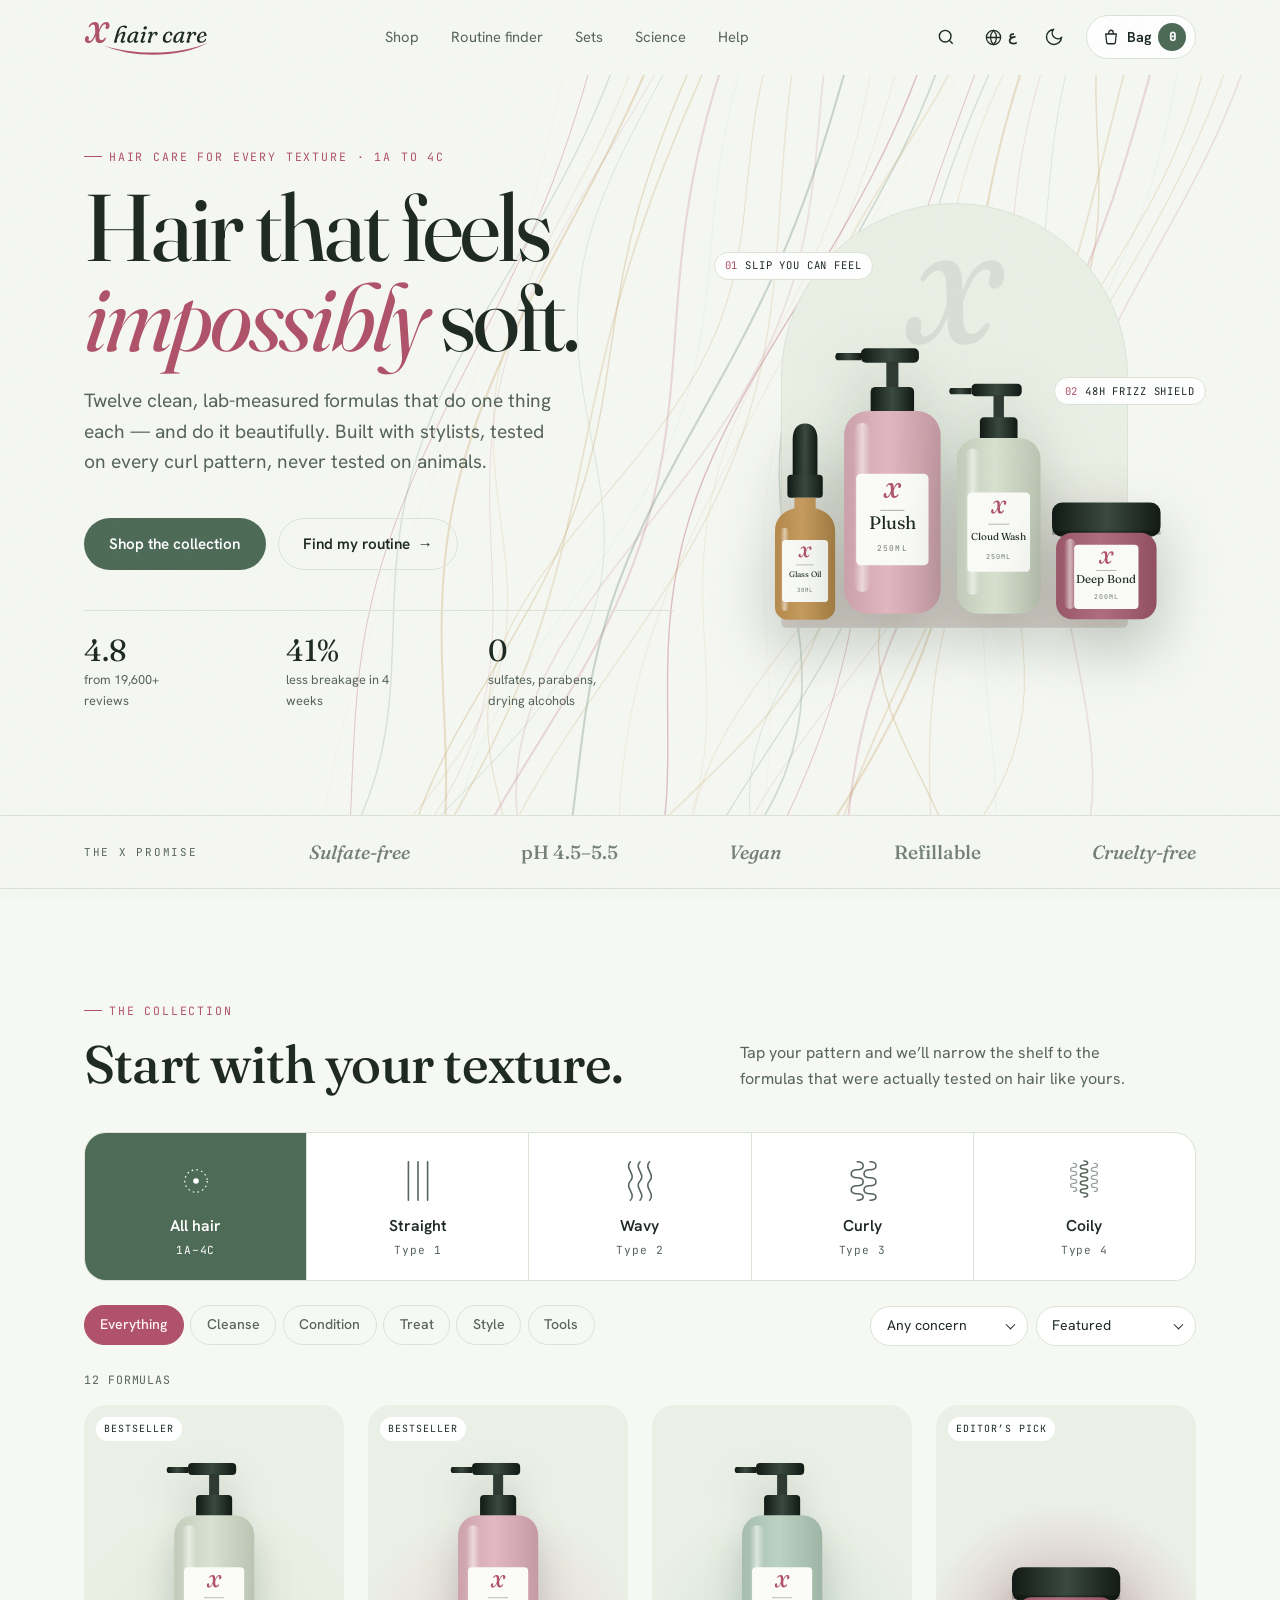
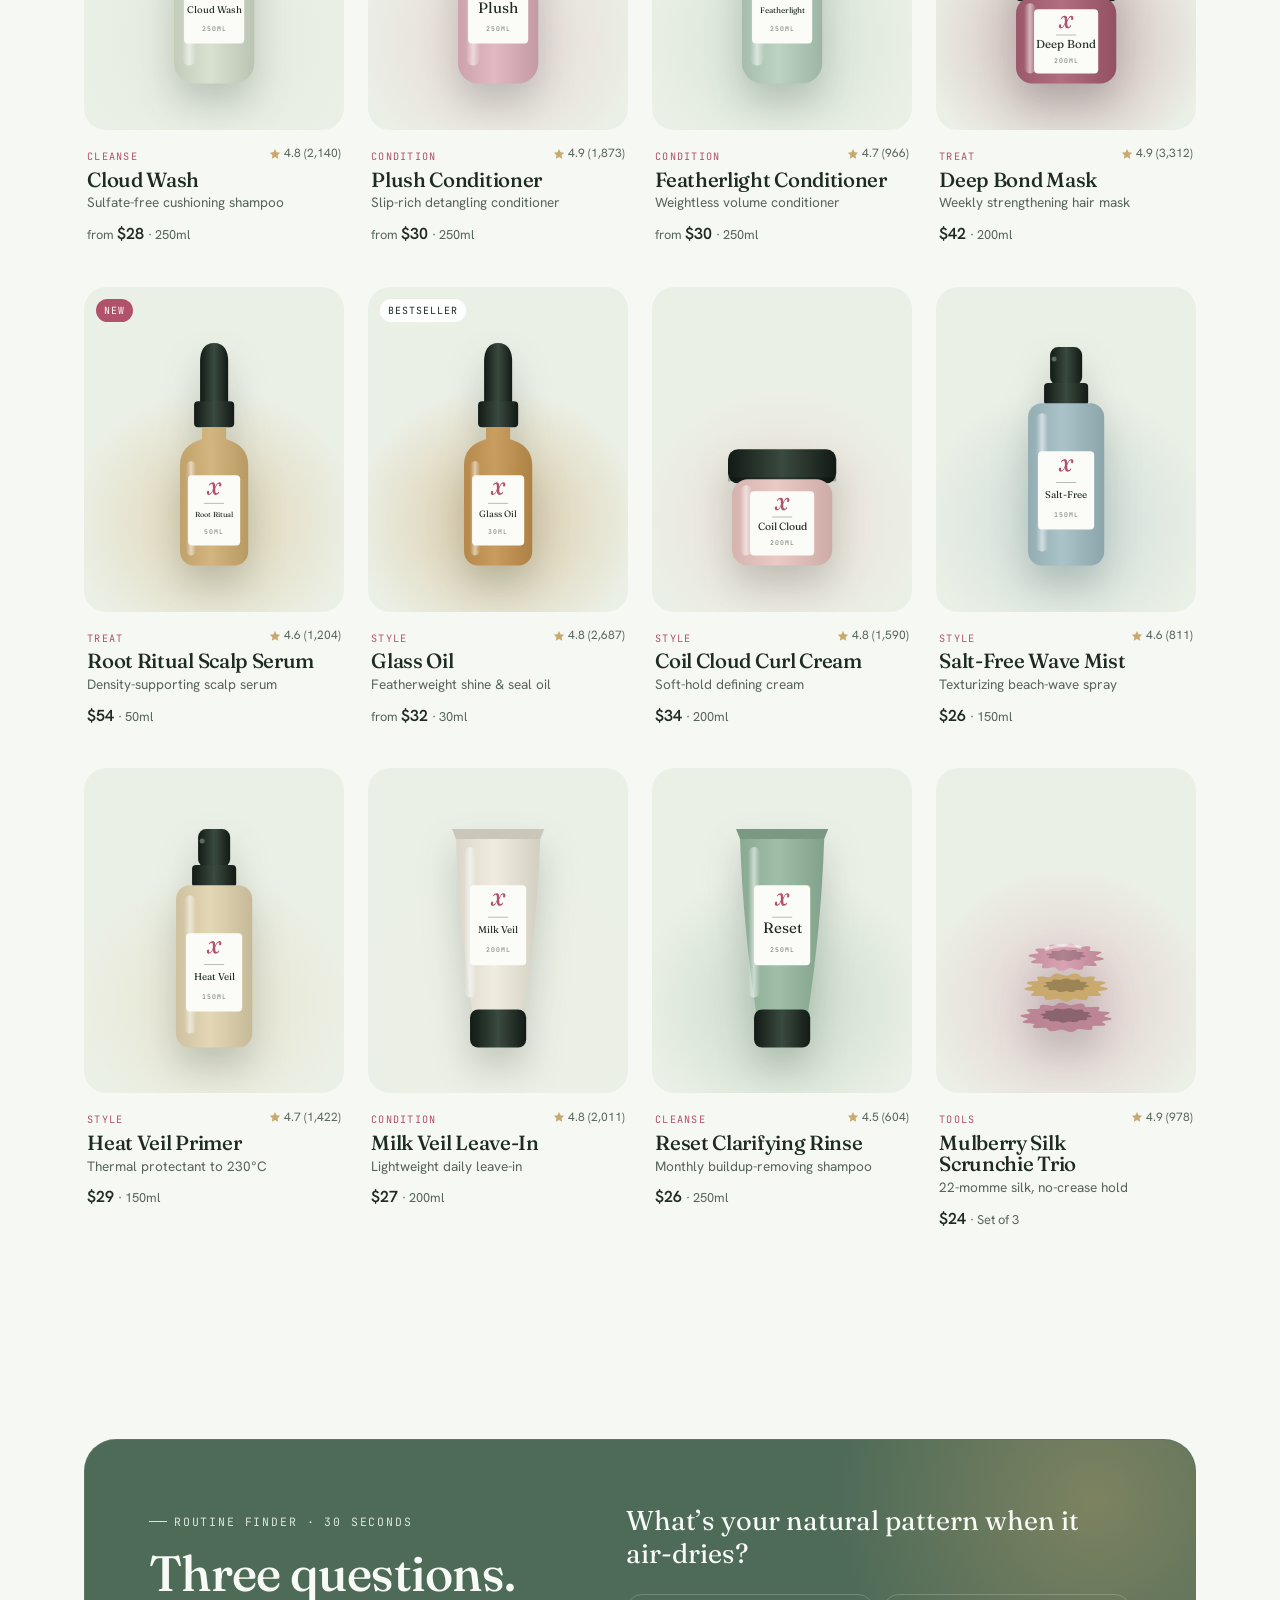
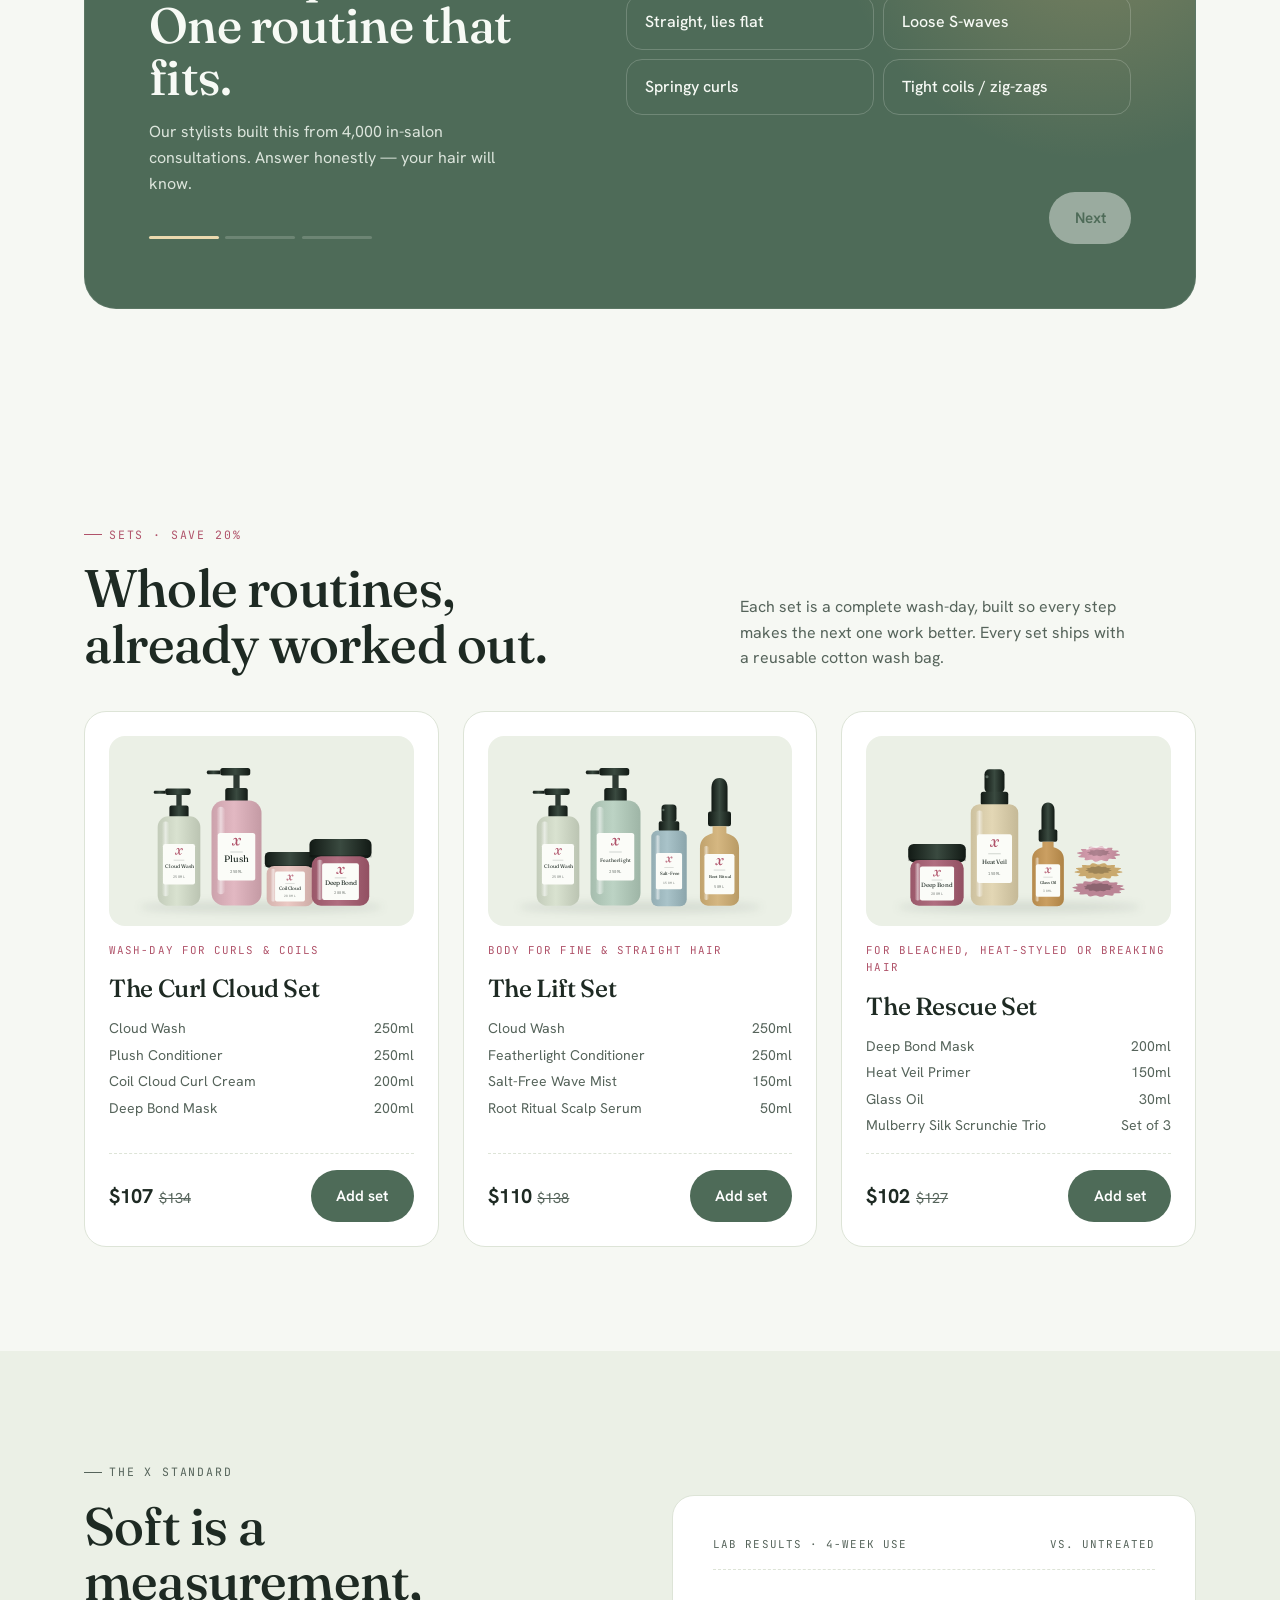
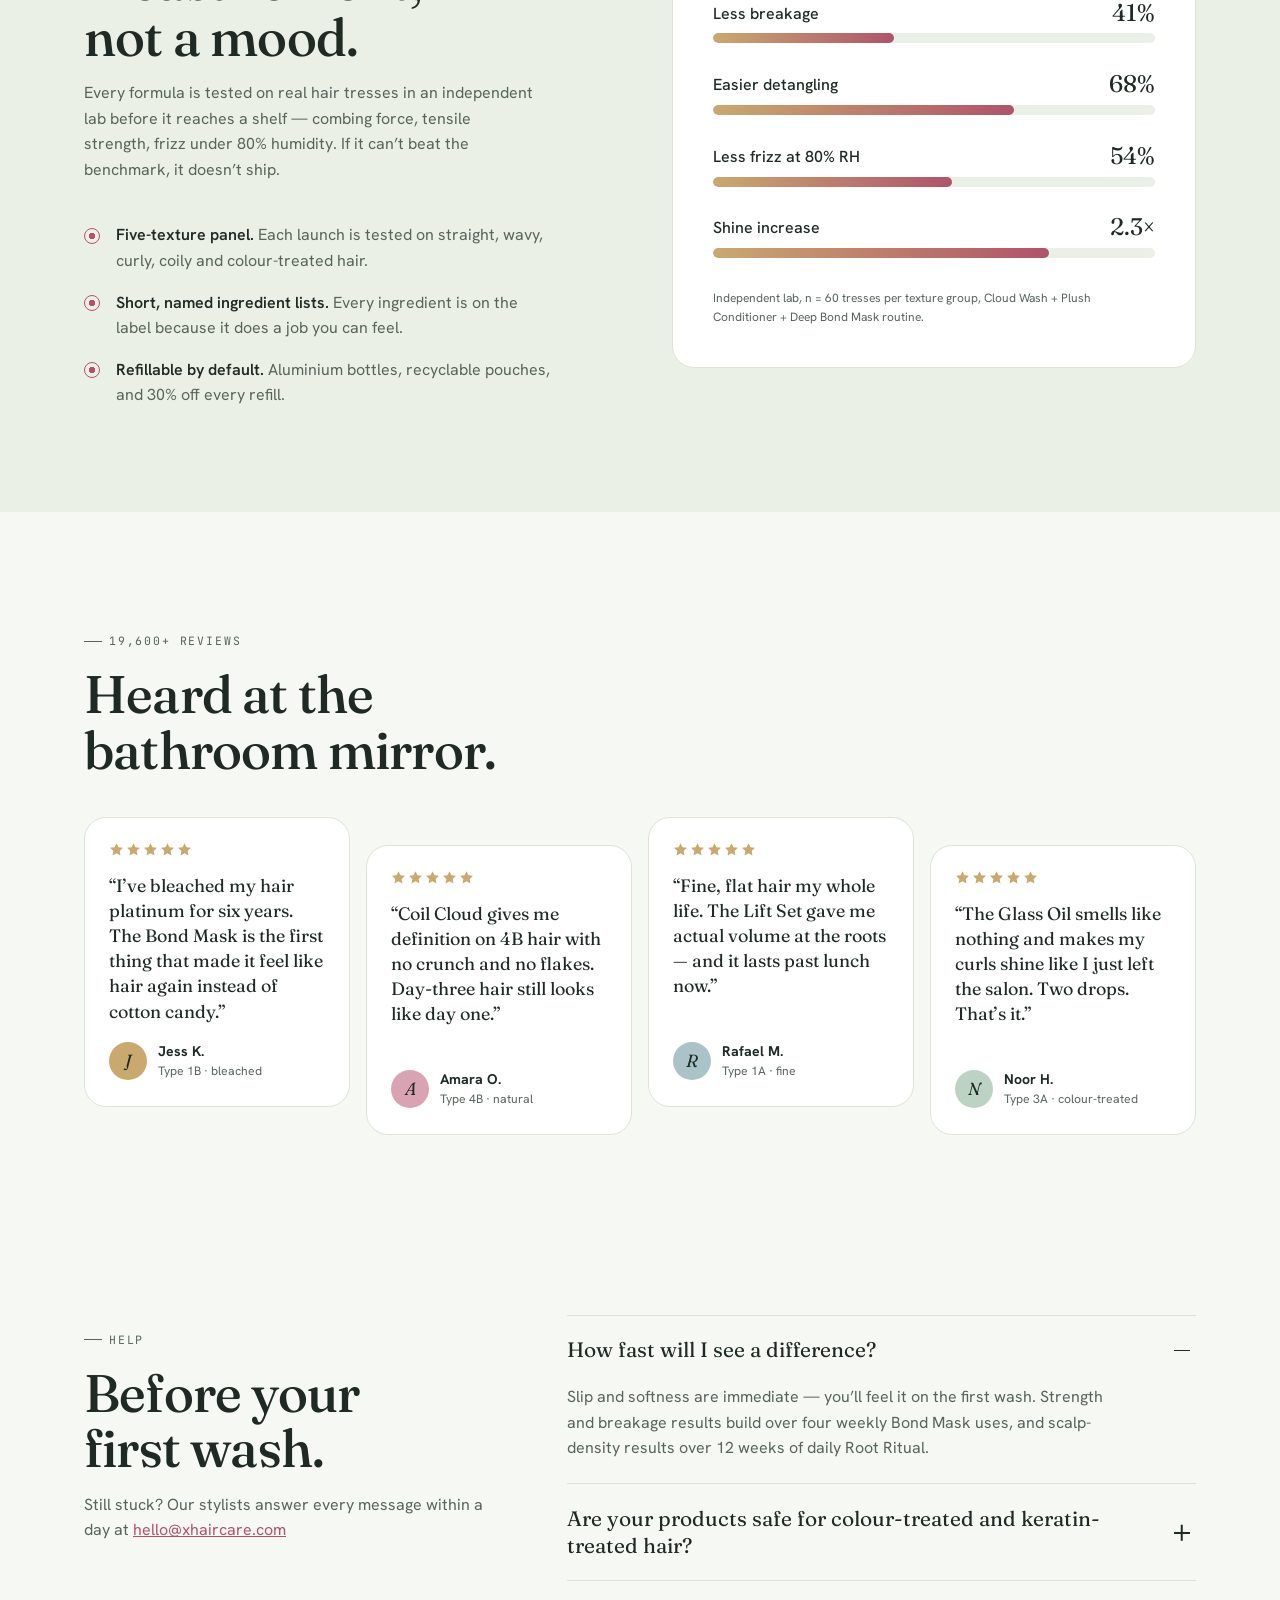
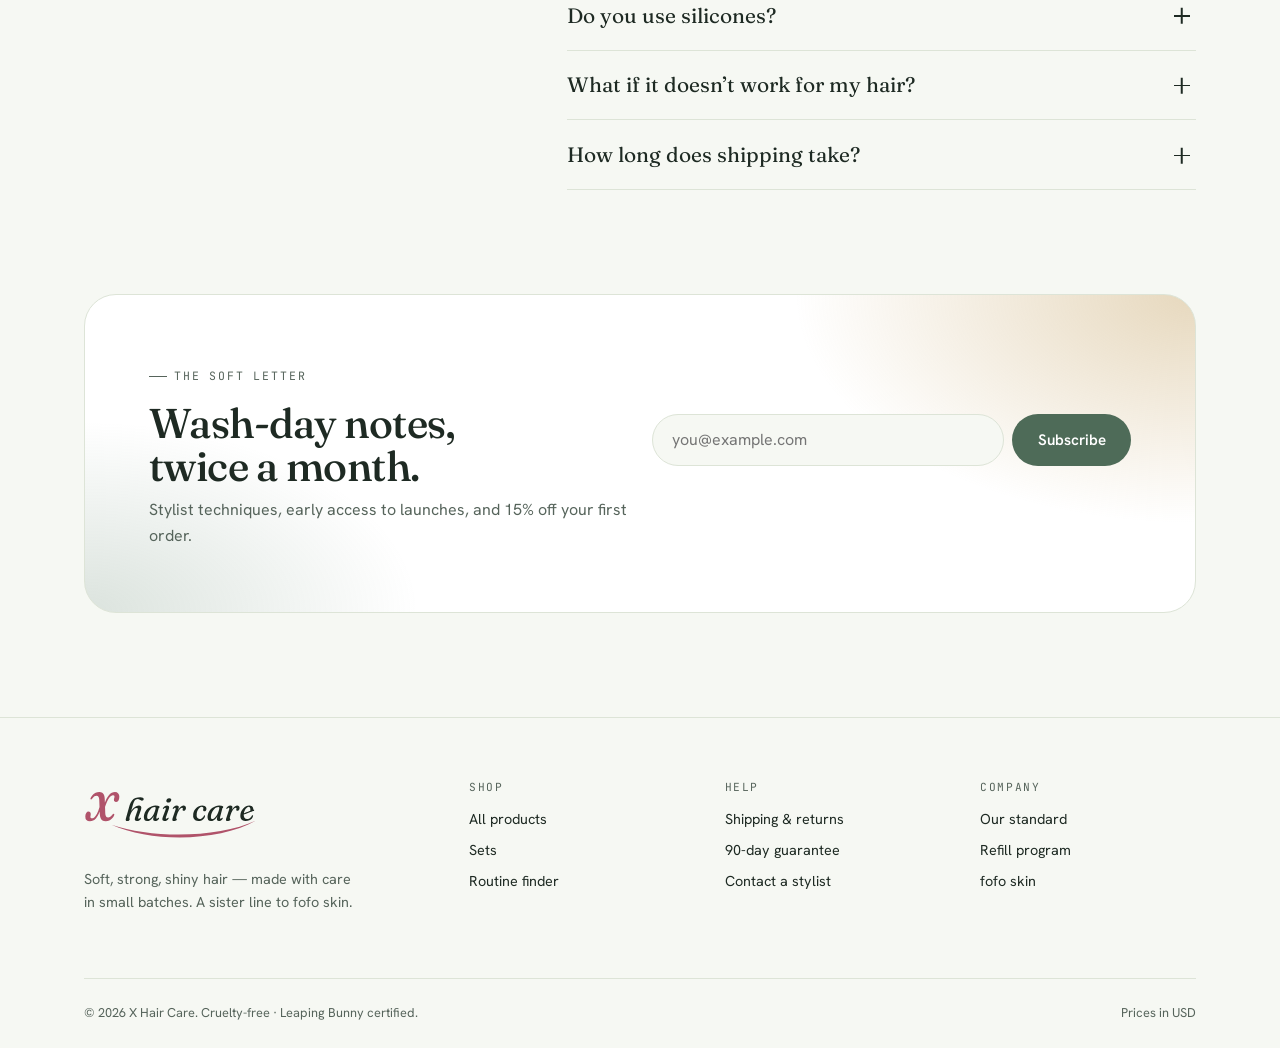
<file: hair/index.html>
<!doctype html>
<html lang="en" dir="ltr">
<head>
<meta charset="UTF-8">
<meta name="viewport" content="width=device-width, initial-scale=1">
<meta name="description" content="X Hair Care — clean, lab-proven hair care for every texture from 1A to 4C. Shampoos, conditioners, bond masks, oils and scalp care.">
<meta name="theme-color" content="#F6F8F3">
<title data-i18n="doc.title">X Hair Care — clean hair care for every texture</title>
<link rel="icon" href="../assets/x-hair-care-mark.svg" type="image/svg+xml">
<script>
  try { if (localStorage.getItem('fofo-lang') === 'ar') { document.documentElement.lang = 'ar'; document.documentElement.dir = 'rtl'; } } catch (e) {}
</script>
<link rel="preload" href="../assets/fonts/fraunces-var.woff2" as="font" type="font/woff2" crossorigin>
<link rel="preload" href="../assets/fonts/hanken-var.woff2" as="font" type="font/woff2" crossorigin>
<link rel="preconnect" href="https://fonts.googleapis.com">
<link rel="preconnect" href="https://fonts.gstatic.com" crossorigin>
<link rel="stylesheet" href="https://fonts.googleapis.com/css2?family=Amiri:wght@400;700&family=IBM+Plex+Sans+Arabic:wght@400;500;600&display=swap">
<link rel="stylesheet" href="styles.css">
</head>
<body>

<a class="skip-link" href="#main" data-i18n="skip">Skip to content</a>

<header class="site-header" id="top">
  <div class="wrap nav">
    <a href="#top" class="logo" aria-label="X Hair Care, home" data-i18n-attr="aria-label:logo.aria"><svg class="logo-svg" viewBox="-2 40 268 88" aria-hidden="true"><path class="logo-x" d="M22.1 67.9 24 69Q22.5 75.2 20.6 79.4Q18.7 83.6 16.5 86.1Q14.3 88.6 11.9 89.8Q9.6 90.9 7.1 90.9Q3.5 90.9 1.7 88.9Q-0.1 86.8 -0 83.4Q0 80.1 1.4 78.1Q2.8 76 4.9 76Q6.5 76 7.4 77.1Q8.3 78.1 8.3 79.8Q8.3 80.9 8.1 82Q7.8 83.1 7.8 84.2Q7.8 85.2 8.4 85.8Q8.9 86.4 10.1 86.4Q11.6 86.4 13.6 84.9Q15.6 83.3 17.8 79.3Q20 75.3 22.1 67.9ZM29.7 56.4 30.5 78.6Q30.6 81.8 31.7 83.5Q32.8 85.1 34.9 85.1Q36.7 85.1 38.1 84.1Q39.5 83.2 41.2 80.7Q42 79.9 42.5 79.6Q42.9 79.3 43.5 79.4Q44.1 79.6 44.3 80.1Q44.4 80.7 44.1 81.6Q43 84.2 41.1 86.4Q39.2 88.5 36.7 89.7Q34.2 90.9 31.3 90.9Q28.2 90.9 26.2 89.7Q24.3 88.4 23.3 85.9Q22.3 83.4 22.1 79.8L21.3 58Q21.1 54.6 20.1 53.2Q19 51.7 17.2 51.7Q15.5 51.7 14 52.7Q12.4 53.7 10.7 56.2Q10.1 57 9.6 57.3Q9.1 57.5 8.6 57.4Q8 57.2 7.9 56.7Q7.7 56.1 8.1 55.1Q9.2 52.6 11.2 50.6Q13.1 48.6 15.7 47.4Q18.3 46.2 21.4 46.2Q24.1 46.2 25.9 47.4Q27.7 48.6 28.6 50.8Q29.6 53.1 29.7 56.4ZM29.6 70.6 27.9 69.5Q29.5 63 31.5 58.5Q33.5 54 35.7 51.3Q38 48.6 40.4 47.4Q42.8 46.2 45.2 46.2Q48.5 46.2 50.3 48.3Q52.1 50.3 52 53.5Q52 57.2 50.5 59.3Q49 61.3 46.9 61.3Q45.4 61.3 44.5 60.4Q43.6 59.5 43.7 57.9Q43.7 56.9 44.1 55.6Q44.6 54.4 44.6 53Q44.6 52.1 44 51.6Q43.4 51.1 42.2 51.1Q40.9 51.1 39.4 52.1Q37.9 53 36.3 55.2Q34.7 57.5 33 61.2Q31.3 65 29.6 70.6Z"/><path d="M68.8 80.9Q69.7 78.4 70.9 76.4Q72.1 74.4 73.5 73.1Q74.9 71.8 76.2 71.1Q77.5 70.4 78.5 70.4Q79.9 70.4 80.2 71.4Q80.4 72.4 79.6 74.9L76.2 84.6Q75.6 86.5 75.6 87.8Q75.6 89.1 76.4 89.8Q77.2 90.5 78.7 90.5Q80.8 90.5 82.4 89.5Q84.1 88.5 84.9 86.9Q85.2 86.4 85.2 85.9Q85.2 85.5 85 85.4Q84.7 85.2 84.4 85.3Q84.2 85.4 83.8 85.8Q83.1 86.4 82.7 86.7Q82.2 86.9 81.8 86.9Q81.1 86.9 80.9 86.1Q80.7 85.4 81.4 83.5L84.7 74.2Q85.5 71.9 85.6 70.2Q85.7 68.6 84.9 67.7Q84 66.8 82 66.8Q80.1 66.8 77.7 67.8Q75.3 68.9 73 71.3Q70.7 73.7 68.8 77.6L69.3 77.8L73.2 64Q74 61.5 75 59.8Q76 58.2 77.3 57.5Q78.6 56.7 80.1 56.7Q80.9 56.7 81.7 57.1Q82.5 57.5 83.2 58Q84 58.5 84.8 58.9Q85.6 59.4 86.4 59.4Q87.7 59.4 88.5 58.7Q89.2 58 89.2 56.9Q89.2 55.7 87.9 54.9Q86.6 54 84 54Q79.8 54 76.6 55.4Q73.3 56.7 71.2 59.4Q69 62.1 67.8 66.1L62.1 86.2Q61.7 87.7 61.7 88.7Q61.7 89.6 62.2 90.1Q62.6 90.5 63.6 90.5Q65.5 90.5 66.7 89.9Q67.8 89.2 67.8 88.2Q67.8 87.6 67.7 87.1Q67.5 86.6 67.5 85.9Q67.5 85.4 67.6 84.8Q67.8 84.1 68 83.1Q68.3 82.2 68.8 80.9ZM108.8 83.6Q108.4 85.5 108.5 86.2Q108.7 86.9 109.3 86.9Q109.8 86.9 110.2 86.7Q110.7 86.4 111.3 85.8Q111.7 85.5 112 85.4Q112.2 85.3 112.5 85.4Q112.8 85.5 112.8 85.9Q112.8 86.3 112.5 86.9Q111.7 88.5 110 89.5Q108.4 90.5 106.5 90.5Q105.1 90.5 104.4 89.8Q103.7 89.1 103.7 87.7Q103.7 87.1 103.8 86.4Q103.9 85.7 104.2 84.7Q104.4 83.6 104.8 82.1Q105.3 80.6 106 78.4L106.4 79.3Q104.9 82.9 103 85.4Q101.1 87.9 99 89.2Q96.8 90.5 94.4 90.5Q91.9 90.5 90.5 88.8Q89.1 87 89.5 83.3Q89.7 80.8 90.7 78.3Q91.7 75.9 93.3 73.8Q94.9 71.7 97.1 70.2Q99.3 68.6 101.8 67.7Q104.4 66.7 107.1 66.7Q109.3 66.7 110.7 67.1Q112.1 67.4 112.8 67.9Q113.5 68.4 113.4 69.1Q113.4 69.7 113.1 70Q112.8 70.4 112.4 70.7Q112.1 71 111.9 71.6ZM94.6 83Q94.4 85.5 95 86.5Q95.7 87.5 96.9 87.5Q98 87.5 99.3 86.6Q100.6 85.7 101.9 84.1Q103.2 82.5 104.3 80.4Q105.4 78.3 106.2 76Q107 73.7 107.4 71.3Q107.6 70.1 107.2 69.5Q106.7 69 105.8 69Q104.3 69 102.8 69.7Q101.3 70.5 99.9 71.9Q98.5 73.3 97.4 75.1Q96.3 76.9 95.5 78.9Q94.8 80.9 94.6 83ZM123.6 83.4Q122.8 85.4 123 86.1Q123.2 86.9 123.9 86.9Q124.3 86.9 124.8 86.7Q125.2 86.4 125.9 85.8Q126.3 85.4 126.6 85.3Q126.8 85.2 127.1 85.4Q127.4 85.5 127.4 85.9Q127.4 86.4 127.1 86.9Q126.2 88.5 124.5 89.5Q122.9 90.5 120.9 90.5Q119.4 90.5 118.6 89.8Q117.8 89.1 117.7 87.8Q117.7 86.4 118.4 84.5L122.3 73.9Q123.1 71.9 122.9 71.1Q122.8 70.3 122 70.3Q121.6 70.3 121.1 70.6Q120.7 70.9 120 71.5Q119.6 71.8 119.3 71.9Q119 72 118.8 71.9Q118.5 71.7 118.5 71.3Q118.5 70.9 118.8 70.4Q119.7 68.8 121.4 67.8Q123.1 66.8 125 66.8Q126.4 66.8 127.2 67.5Q128 68.2 128.1 69.5Q128.2 70.9 127.4 73ZM126.8 62.2Q125.3 62.2 124.5 61.3Q123.7 60.5 123.8 59.3Q123.9 58.3 124.5 57.4Q125.1 56.6 126.1 56.1Q127.1 55.5 128.4 55.5Q130 55.5 130.7 56.4Q131.5 57.2 131.3 58.5Q131.2 59.5 130.6 60.3Q130 61.1 129.1 61.6Q128.1 62.2 126.8 62.2ZM134 71.9Q133.7 71.8 133.6 71.4Q133.5 71.1 133.8 70.5Q134.4 69.4 135.4 68.6Q136.3 67.7 137.6 67.2Q138.8 66.8 140.1 66.8Q141.5 66.8 142.1 67.4Q142.8 68 142.8 69.2Q142.8 70.2 142.4 71.6Q142 73 141.4 74.5Q140.8 76 140.3 77.5Q139.9 78.9 139.7 80.1L139.2 80Q140 77 141.3 74.6Q142.5 72.2 144 70.4Q145.4 68.7 147 67.7Q148.6 66.8 150.2 66.8Q152 66.8 152.9 67.8Q153.8 68.9 153.8 70.7Q153.8 72 153.3 72.9Q152.8 73.9 152.1 74.4Q151.3 74.9 150.4 74.9Q149.5 74.9 149.1 74.5Q148.7 74 148.7 73.4Q148.7 72.9 148.8 72.4Q149 71.9 149 71.3Q149 70.7 148.7 70.4Q148.5 70 147.9 70Q146.8 70 145.4 71.3Q144 72.6 142.6 75.1Q141.1 77.5 140 81.1Q139.4 82.9 139.2 83.9Q138.9 85 138.9 85.8Q138.9 86.4 139.1 86.8Q139.4 87.2 139.6 87.5Q139.8 87.8 139.8 88.3Q139.8 88.9 139.3 89.4Q138.7 89.9 137.7 90.2Q136.6 90.5 135.2 90.5Q134 90.5 133.5 90Q132.9 89.4 133 88.3Q133 87.2 133.6 85.6L137.5 74Q138.2 72 138 71.2Q137.9 70.3 137.1 70.3Q136.7 70.3 136.3 70.6Q135.8 70.8 135.1 71.5Q134.8 71.8 134.5 71.9Q134.2 72 134 71.9ZM178 68.8Q176.3 68.8 174.7 70.1Q173.1 71.3 171.9 73.6Q170.7 75.8 170.3 78.7Q169.7 83 170.9 85.2Q172.2 87.3 174.7 87.3Q176 87.3 177.2 86.8Q178.4 86.3 179.4 85.2Q180.4 84.2 181 82.7Q181.3 82.2 181.6 81.9Q181.9 81.6 182.3 81.6Q182.7 81.6 182.9 82Q183.1 82.4 182.9 83.1Q182.7 84.4 181.9 85.7Q181.1 87 179.8 88.1Q178.5 89.2 176.6 89.9Q174.8 90.5 172.5 90.5Q168.1 90.5 166.1 87.5Q164.1 84.6 164.9 79.5Q165.4 76.8 166.5 74.5Q167.7 72.2 169.6 70.5Q171.4 68.7 173.7 67.7Q176 66.7 178.7 66.7Q180.9 66.7 182.3 67.5Q183.7 68.3 184.4 69.5Q185.1 70.7 185.1 72.1Q185 73.7 184.1 74.6Q183.2 75.5 182 75.5Q181.1 75.5 180.6 75Q180 74.5 180 73.7Q180 73.1 180.2 72.4Q180.4 71.8 180.4 71.1Q180.4 70.1 179.8 69.5Q179.1 68.8 178 68.8ZM206.2 83.6Q205.7 85.5 205.8 86.2Q206 86.9 206.6 86.9Q207.1 86.9 207.6 86.7Q208 86.4 208.7 85.8Q209 85.5 209.3 85.4Q209.6 85.3 209.8 85.4Q210.1 85.5 210.1 85.9Q210.1 86.3 209.8 86.9Q209 88.5 207.3 89.5Q205.7 90.5 203.8 90.5Q202.5 90.5 201.8 89.8Q201.1 89.1 201.1 87.7Q201.1 87.1 201.2 86.4Q201.3 85.7 201.5 84.7Q201.7 83.6 202.2 82.1Q202.6 80.6 203.3 78.4L203.7 79.3Q202.3 82.9 200.4 85.4Q198.5 87.9 196.3 89.2Q194.1 90.5 191.8 90.5Q189.2 90.5 187.8 88.8Q186.4 87 186.8 83.3Q187 80.8 188 78.3Q189 75.9 190.6 73.8Q192.3 71.7 194.4 70.2Q196.6 68.6 199.1 67.7Q201.7 66.7 204.5 66.7Q206.6 66.7 208 67.1Q209.4 67.4 210.1 67.9Q210.8 68.4 210.8 69.1Q210.7 69.7 210.4 70Q210.1 70.4 209.7 70.7Q209.4 71 209.3 71.6ZM192 83Q191.7 85.5 192.4 86.5Q193 87.5 194.2 87.5Q195.3 87.5 196.6 86.6Q197.9 85.7 199.2 84.1Q200.5 82.5 201.6 80.4Q202.7 78.3 203.5 76Q204.4 73.7 204.7 71.3Q204.9 70.1 204.5 69.5Q204.1 69 203.2 69Q201.6 69 200.1 69.7Q198.6 70.5 197.2 71.9Q195.8 73.3 194.7 75.1Q193.6 76.9 192.9 78.9Q192.2 80.9 192 83ZM215.9 71.9Q215.6 71.8 215.5 71.4Q215.5 71.1 215.8 70.5Q216.3 69.4 217.3 68.6Q218.3 67.7 219.5 67.2Q220.8 66.8 222.1 66.8Q223.4 66.8 224.1 67.4Q224.8 68 224.8 69.2Q224.8 70.2 224.4 71.6Q224 73 223.4 74.5Q222.8 76 222.3 77.5Q221.8 78.9 221.6 80.1L221.2 80Q222 77 223.2 74.6Q224.4 72.2 225.9 70.4Q227.4 68.7 229 67.7Q230.5 66.8 232.1 66.8Q233.9 66.8 234.8 67.8Q235.8 68.9 235.7 70.7Q235.7 72 235.2 72.9Q234.8 73.9 234 74.4Q233.3 74.9 232.4 74.9Q231.5 74.9 231.1 74.5Q230.6 74 230.6 73.4Q230.6 72.9 230.8 72.4Q231 71.9 231 71.3Q231 70.7 230.7 70.4Q230.4 70 229.8 70Q228.7 70 227.3 71.3Q225.9 72.6 224.5 75.1Q223.1 77.5 221.9 81.1Q221.4 82.9 221.1 83.9Q220.8 85 220.8 85.8Q220.8 86.4 221.1 86.8Q221.3 87.2 221.6 87.5Q221.8 87.8 221.8 88.3Q221.8 88.9 221.2 89.4Q220.7 89.9 219.6 90.2Q218.6 90.5 217.1 90.5Q216 90.5 215.4 90Q214.9 89.4 214.9 88.3Q215 87.2 215.6 85.6L219.4 74Q220.1 72 220 71.2Q219.8 70.3 219.1 70.3Q218.7 70.3 218.2 70.6Q217.7 70.8 217.1 71.5Q216.7 71.8 216.4 71.9Q216.2 72 215.9 71.9ZM239.6 79.6Q239.6 79.6 240.5 79.3Q241.4 78.9 242.9 78.4Q244.4 77.8 246.1 77.2Q247.8 76.5 249.5 75.9Q251.1 75.3 252.3 74.8L251.8 75.5Q252 74.9 252.1 74.2Q252.2 73.4 252.2 72.4Q252.2 70.8 251.5 69.8Q250.8 68.8 249.6 68.8Q248.4 68.8 247.2 69.7Q245.9 70.6 244.8 72.1Q243.7 73.7 243 75.8Q242.3 77.8 242.1 80.2Q241.8 83.8 243.2 85.6Q244.6 87.4 247.1 87.4Q248.6 87.4 250 86.9Q251.4 86.3 252.5 85.2Q253.7 84.1 254.4 82.5Q254.7 81.9 255 81.7Q255.3 81.5 255.7 81.5Q256.1 81.5 256.3 81.9Q256.5 82.2 256.3 82.8Q256 84.8 254.6 86.5Q253.1 88.3 250.7 89.4Q248.2 90.5 244.8 90.5Q242 90.5 240.2 89.4Q238.4 88.4 237.5 86.4Q236.7 84.4 236.9 81.6Q237.1 78.7 238.2 76Q239.4 73.3 241.3 71.2Q243.2 69.1 245.6 67.9Q248 66.7 250.7 66.7Q252.6 66.7 253.9 67.5Q255.2 68.2 255.9 69.5Q256.6 70.8 256.7 72.3Q256.7 72.7 256.9 72.9Q257.1 73.2 257.4 73.2Q257.7 73.1 257.9 73.3Q258.1 73.5 258.1 73.8Q258.1 74.2 257.8 74.6Q257.5 74.9 256.6 75.2Q255.6 75.6 253.9 76.2Q252.3 76.7 250.4 77.4Q248.5 78.1 246.6 78.8Q244.7 79.5 243.2 80Q241.6 80.6 240.7 80.9Q239.8 81.2 239.8 81.2Z" fill="currentColor"/><path class="logo-x" d="M40 96 C102 124 206 122 262 89 C206 116 104 118 40 96Z"/></svg></a>
    <nav class="nav-links" aria-label="Primary" data-i18n-attr="aria-label:nav.aria">
      <a href="#shop" data-i18n="nav.shop">Shop</a>
      <a href="#finder" data-i18n="nav.finder">Routine finder</a>
      <a href="#sets" data-i18n="nav.sets">Sets</a>
      <a href="#science" data-i18n="nav.science">Science</a>
      <a href="#faq" data-i18n="nav.help">Help</a>
    </nav>
    <div class="nav-actions">
      <button class="icon-btn" id="searchOpen" type="button" aria-label="Search products" data-i18n-attr="aria-label:search.aria">
        <svg viewBox="0 0 24 24" width="20" height="20" fill="none" stroke="currentColor" stroke-width="1.7" aria-hidden="true"><circle cx="11" cy="11" r="7"/><path d="m20 20-3.5-3.5"/></svg>
      </button>
      <button class="icon-btn lang-btn" id="langToggle" type="button" aria-label="Switch to Arabic">
        <svg viewBox="0 0 24 24" width="19" height="19" fill="none" stroke="currentColor" stroke-width="1.6" aria-hidden="true"><circle cx="12" cy="12" r="9"/><path d="M3 12h18M12 3c2.5 2.6 3.8 5.6 3.8 9s-1.3 6.4-3.8 9c-2.5-2.6-3.8-5.6-3.8-9S9.5 5.6 12 3Z"/></svg>
        <span class="lang-code" id="langCode">ع</span>
      </button>
      <button class="icon-btn" id="themeToggle" type="button" aria-label="Toggle dark mode" data-i18n-attr="aria-label:theme.aria">
        <svg viewBox="0 0 24 24" width="20" height="20" fill="none" stroke="currentColor" stroke-width="1.7" aria-hidden="true"><path d="M21 12.79A9 9 0 1 1 11.21 3 7 7 0 0 0 21 12.79Z"/></svg>
      </button>
      <button class="bag-btn" id="cartOpen" type="button" aria-label="Open bag, 0 items">
        <svg viewBox="0 0 24 24" width="18" height="18" fill="none" stroke="currentColor" stroke-width="1.7" aria-hidden="true"><path d="M5 8h14l-1.2 11.2a2 2 0 0 1-2 1.8H8.2a2 2 0 0 1-2-1.8L5 8Z"/><path d="M9 8V6a3 3 0 0 1 6 0v2"/></svg>
        <span data-i18n="bag">Bag</span>
        <span class="bag-count" id="bagCount">0</span>
      </button>
    </div>
  </div>
</header>

<main id="main">

  <!-- ============ HERO ============ -->
  <section class="hero">
    <svg class="strands" id="strands" viewBox="0 0 1200 700" preserveAspectRatio="xMidYMid slice" aria-hidden="true"></svg>
    <div class="wrap hero-grid">
      <div class="hero-copy">
        <p class="eyebrow reveal" data-i18n="hero.eyebrow">Hair care for every texture · 1A to 4C</p>
        <h1 class="reveal" style="--d:.08s" data-i18n="hero.h1">Hair that feels<br><em>impossibly</em> soft.</h1>
        <p class="lede reveal" style="--d:.16s" data-i18n="hero.lede">Twelve clean, lab-measured formulas that do one thing each — and do it beautifully. Built with stylists, tested on every curl pattern, never tested on animals.</p>
        <div class="hero-actions reveal" style="--d:.24s">
          <a href="#shop" class="btn btn-solid" data-i18n="hero.cta1">Shop the collection</a>
          <a href="#finder" class="btn btn-ghost"><span data-i18n="hero.cta2">Find my routine</span> <span aria-hidden="true" class="flip">→</span></a>
        </div>
        <dl class="hero-meta reveal" style="--d:.32s">
          <div><dt>4.8</dt><dd data-i18n="hero.m1">from 19,600+ reviews</dd></div>
          <div><dt>41%</dt><dd data-i18n="hero.m2">less breakage in 4 weeks</dd></div>
          <div><dt>0</dt><dd data-i18n="hero.m3">sulfates, parabens, drying alcohols</dd></div>
        </dl>
      </div>
      <div class="hero-stage reveal" style="--d:.2s" id="heroStage" aria-hidden="true"></div>
    </div>
  </section>

  <!-- ============ PROMISE ============ -->
  <div class="press" aria-label="The X promise" data-i18n-attr="aria-label:press.aria">
    <div class="wrap press-row">
      <span class="press-label" data-i18n="press.label">The X promise</span>
      <span class="press-name" style="font-style:italic" data-i18n="press.1">Sulfate-free</span>
      <span class="press-name" data-i18n="press.2">pH 4.5–5.5</span>
      <span class="press-name" style="font-style:italic" data-i18n="press.3">Vegan</span>
      <span class="press-name" data-i18n="press.4">Refillable</span>
      <span class="press-name" style="font-style:italic" data-i18n="press.5">Cruelty-free</span>
    </div>
  </div>

  <!-- ============ SHOP ============ -->
  <section id="shop" class="shop">
    <div class="wrap">
      <div class="section-head split">
        <div>
          <p class="eyebrow" data-i18n="shop.eyebrow">The collection</p>
          <h2 data-i18n="shop.h2">Start with your texture.</h2>
        </div>
        <p data-i18n="shop.p">Tap your pattern and we’ll narrow the shelf to the formulas that were actually tested on hair like yours.</p>
      </div>

      <div class="spectrum" role="radiogroup" aria-label="Filter by hair type" data-i18n-attr="aria-label:spec.aria" id="typeFilter">
        <button type="button" role="radio" aria-checked="true" data-type="all" class="spec">
          <svg viewBox="0 0 60 60" aria-hidden="true"><circle cx="30" cy="30" r="3.5" fill="currentColor"/><circle cx="30" cy="30" r="14" fill="none" stroke="currentColor" stroke-width="1.5" stroke-dasharray="2 4"/></svg>
          <span class="spec-name" data-i18n="spec.all">All hair</span><span class="spec-code">1A–4C</span>
        </button>
        <button type="button" role="radio" aria-checked="false" data-type="straight" class="spec">
          <svg viewBox="0 0 60 60" aria-hidden="true"><path d="M18 6v48M30 6v48M42 6v48" stroke="currentColor" stroke-width="2" fill="none" stroke-linecap="round"/></svg>
          <span class="spec-name" data-i18n="spec.straight">Straight</span><span class="spec-code" data-i18n="spec.t1">Type 1</span>
        </button>
        <button type="button" role="radio" aria-checked="false" data-type="wavy" class="spec">
          <svg viewBox="0 0 60 60" aria-hidden="true"><path d="M18 6c-8 8 8 16 0 24s8 16 0 24M30 6c-8 8 8 16 0 24s8 16 0 24M42 6c-8 8 8 16 0 24s8 16 0 24" stroke="currentColor" stroke-width="2" fill="none" stroke-linecap="round"/></svg>
          <span class="spec-name" data-i18n="spec.wavy">Wavy</span><span class="spec-code" data-i18n="spec.t2">Type 2</span>
        </button>
        <button type="button" role="radio" aria-checked="false" data-type="curly" class="spec">
          <svg viewBox="0 0 60 60" aria-hidden="true"><path d="M24 6c10 0 10 10 0 10s-10 10 0 10 10 10 0 10-10 10 0 10 10 8 0 8M40 6c10 0 10 10 0 10s-10 10 0 10 10 10 0 10-10 10 0 10 10 8 0 8" stroke="currentColor" stroke-width="2" fill="none" stroke-linecap="round"/></svg>
          <span class="spec-name" data-i18n="spec.curly">Curly</span><span class="spec-code" data-i18n="spec.t3">Type 3</span>
        </button>
        <button type="button" role="radio" aria-checked="false" data-type="coily" class="spec">
          <svg viewBox="0 0 60 60" aria-hidden="true"><path d="M30 5c6 0 6 5 0 5s-6 5 0 5 6 5 0 5-6 5 0 5 6 5 0 5-6 5 0 5 6 5 0 5-6 5 0 5 6 5 0 5" stroke="currentColor" stroke-width="2" fill="none" stroke-linecap="round"/><path d="M17 8c5 0 5 5 0 5s-5 5 0 5 5 5 0 5-5 5 0 5 5 5 0 5-5 5 0 5 5 5 0 5M43 8c5 0 5 5 0 5s-5 5 0 5 5 5 0 5-5 5 0 5 5 5 0 5-5 5 0 5 5 5 0 5" stroke="currentColor" stroke-width="1.6" fill="none" stroke-linecap="round" opacity=".6"/></svg>
          <span class="spec-name" data-i18n="spec.coily">Coily</span><span class="spec-code" data-i18n="spec.t4">Type 4</span>
        </button>
      </div>

      <div class="toolbar">
        <div class="tabs" role="tablist" aria-label="Filter by category" data-i18n-attr="aria-label:tabs.aria" id="kindFilter">
          <button type="button" role="tab" aria-selected="true" data-kind="all" data-i18n="tab.all">Everything</button>
          <button type="button" role="tab" aria-selected="false" data-kind="Cleanse" data-i18n="tab.Cleanse">Cleanse</button>
          <button type="button" role="tab" aria-selected="false" data-kind="Condition" data-i18n="tab.Condition">Condition</button>
          <button type="button" role="tab" aria-selected="false" data-kind="Treat" data-i18n="tab.Treat">Treat</button>
          <button type="button" role="tab" aria-selected="false" data-kind="Style" data-i18n="tab.Style">Style</button>
          <button type="button" role="tab" aria-selected="false" data-kind="Tools" data-i18n="tab.Tools">Tools</button>
        </div>
        <div class="toolbar-right">
          <label class="select">
            <span class="visually-hidden" data-i18n="concern.label">Filter by concern</span>
            <select id="concernFilter">
              <option value="all" data-i18n="c.all">Any concern</option>
              <option value="dryness" data-i18n="c.dryness">Dryness</option>
              <option value="frizz" data-i18n="c.frizz">Frizz</option>
              <option value="breakage" data-i18n="c.breakage">Breakage</option>
              <option value="volume" data-i18n="c.volume">Flat / no volume</option>
              <option value="scalp" data-i18n="c.scalp">Scalp care</option>
              <option value="thinning" data-i18n="c.thinning">Thinning</option>
              <option value="shine" data-i18n="c.shine">Dullness</option>
              <option value="definition" data-i18n="c.definition">Definition</option>
              <option value="color" data-i18n="c.color">Colour-treated</option>
              <option value="oil" data-i18n="c.oil">Oily roots</option>
            </select>
          </label>
          <label class="select">
            <span class="visually-hidden" data-i18n="sort.label">Sort products</span>
            <select id="sortBy">
              <option value="featured" data-i18n="sort.featured">Featured</option>
              <option value="rating" data-i18n="sort.rating">Top rated</option>
              <option value="price-asc" data-i18n="sort.asc">Price: low to high</option>
              <option value="price-desc" data-i18n="sort.desc">Price: high to low</option>
            </select>
          </label>
        </div>
      </div>

      <p class="result-count" id="resultCount" aria-live="polite"></p>
      <div class="grid" id="productGrid"></div>
      <div class="empty" id="emptyState" hidden>
        <p data-i18n="empty.p">Nothing on the shelf matches all of that.</p>
        <button type="button" class="btn btn-ghost" id="resetFilters" data-i18n="empty.reset">Clear filters</button>
      </div>
    </div>
  </section>

  <!-- ============ FINDER ============ -->
  <section id="finder" class="finder">
    <div class="wrap">
      <div class="finder-card">
        <div class="finder-intro">
          <p class="eyebrow eyebrow-light" data-i18n="finder.eyebrow">Routine finder · 30 seconds</p>
          <h2 data-i18n="finder.h2">Three questions.<br>One routine that fits.</h2>
          <p data-i18n="finder.p">Our stylists built this from 4,000 in-salon consultations. Answer honestly — your hair will know.</p>
          <ol class="finder-progress" id="finderProgress" aria-label="Progress" data-i18n-attr="aria-label:finder.progress">
            <li class="on"></li><li></li><li></li>
          </ol>
        </div>
        <form class="finder-body" id="finderForm" novalidate>
          <fieldset class="q on" data-step="0">
            <legend data-i18n="q1">What’s your natural pattern when it air-dries?</legend>
            <div class="opts">
              <label><input type="radio" name="type" value="straight"><span data-i18n="q1.a">Straight, lies flat</span></label>
              <label><input type="radio" name="type" value="wavy"><span data-i18n="q1.b">Loose S-waves</span></label>
              <label><input type="radio" name="type" value="curly"><span data-i18n="q1.c">Springy curls</span></label>
              <label><input type="radio" name="type" value="coily"><span data-i18n="q1.d">Tight coils / zig-zags</span></label>
            </div>
          </fieldset>
          <fieldset class="q" data-step="1">
            <legend data-i18n="q2">What bothers you most, honestly?</legend>
            <div class="opts">
              <label><input type="radio" name="concern" value="dryness"><span data-i18n="q2.a">It feels dry or rough</span></label>
              <label><input type="radio" name="concern" value="frizz"><span data-i18n="q2.b">Frizz, any humidity</span></label>
              <label><input type="radio" name="concern" value="breakage"><span data-i18n="q2.c">Snapping &amp; split ends</span></label>
              <label><input type="radio" name="concern" value="volume"><span data-i18n="q2.d">Flat, falls limp</span></label>
              <label><input type="radio" name="concern" value="scalp"><span data-i18n="q2.e">Itchy or oily scalp</span></label>
              <label><input type="radio" name="concern" value="thinning"><span data-i18n="q2.f">Shedding / thinning</span></label>
            </div>
          </fieldset>
          <fieldset class="q" data-step="2">
            <legend data-i18n="q3">How often do you use heat, colour or bleach?</legend>
            <div class="opts">
              <label><input type="radio" name="stress" value="low"><span data-i18n="q3.a">Rarely — it’s mostly air-dried</span></label>
              <label><input type="radio" name="stress" value="mid"><span data-i18n="q3.b">Heat styling a few times a week</span></label>
              <label><input type="radio" name="stress" value="high"><span data-i18n="q3.c">Colour, bleach or daily heat</span></label>
            </div>
          </fieldset>
          <div class="finder-result" id="finderResult" hidden></div>
          <div class="finder-nav">
            <button type="button" class="btn btn-ghost-light" id="finderBack" hidden data-i18n="finder.back">Back</button>
            <button type="button" class="btn btn-light" id="finderNext" disabled>Next</button>
          </div>
        </form>
      </div>
    </div>
  </section>

  <!-- ============ SETS ============ -->
  <section id="sets">
    <div class="wrap">
      <div class="section-head split">
        <div>
          <p class="eyebrow" data-i18n="sets.eyebrow">Sets · save 20%</p>
          <h2 data-i18n="sets.h2">Whole routines, already worked out.</h2>
        </div>
        <p data-i18n="sets.p">Each set is a complete wash-day, built so every step makes the next one work better. Every set ships with a reusable cotton wash bag.</p>
      </div>
      <div class="sets" id="setsGrid"></div>
    </div>
  </section>

  <!-- ============ SCIENCE ============ -->
  <section id="science" class="science">
    <div class="wrap science-grid">
      <div class="science-copy">
        <p class="eyebrow" data-i18n="sci.eyebrow">The X standard</p>
        <h2 data-i18n="sci.h2">Soft is a measurement, not a mood.</h2>
        <p data-i18n="sci.p">Every formula is tested on real hair tresses in an independent lab before it reaches a shelf — combing force, tensile strength, frizz under 80% humidity. If it can’t beat the benchmark, it doesn’t ship.</p>
        <ul class="standard">
          <li data-i18n="sci.li1"><b>Five-texture panel.</b> Each launch is tested on straight, wavy, curly, coily and colour-treated hair.</li>
          <li data-i18n="sci.li2"><b>Short, named ingredient lists.</b> Every ingredient is on the label because it does a job you can feel.</li>
          <li data-i18n="sci.li3"><b>Refillable by default.</b> Aluminium bottles, recyclable pouches, and 30% off every refill.</li>
        </ul>
      </div>
      <div class="bench" id="bench">
        <div class="bench-head"><span data-i18n="bench.head">Lab results · 4-week use</span><span data-i18n="bench.vs">vs. untreated</span></div>
        <div class="bench-row" style="--v:41"><span class="bench-label" data-i18n="bench.1">Less breakage</span><span class="bench-bar"><i></i></span><span class="bench-num">41%</span></div>
        <div class="bench-row" style="--v:68"><span class="bench-label" data-i18n="bench.2">Easier detangling</span><span class="bench-bar"><i></i></span><span class="bench-num">68%</span></div>
        <div class="bench-row" style="--v:54"><span class="bench-label" data-i18n="bench.3">Less frizz at 80% RH</span><span class="bench-bar"><i></i></span><span class="bench-num">54%</span></div>
        <div class="bench-row" style="--v:2.3"><span class="bench-label" data-i18n="bench.4">Shine increase</span><span class="bench-bar" style="--w:76%"><i></i></span><span class="bench-num">2.3×</span></div>
        <p class="bench-note" data-i18n="bench.note">Independent lab, n = 60 tresses per texture group, Cloud Wash + Plush Conditioner + Deep Bond Mask routine.</p>
      </div>
    </div>
  </section>

  <!-- ============ REVIEWS ============ -->
  <section id="reviews" class="reviews">
    <div class="wrap">
      <div class="section-head">
        <p class="eyebrow" data-i18n="rev.eyebrow">19,600+ reviews</p>
        <h2 data-i18n="rev.h2">Heard at the bathroom mirror.</h2>
      </div>
      <div class="quote-grid">
        <figure class="quote">
          <div class="stars" aria-label="5 out of 5 stars" data-i18n-attr="aria-label:rev.stars"></div>
          <blockquote data-i18n="rev.1">“I’ve bleached my hair platinum for six years. The Bond Mask is the first thing that made it feel like hair again instead of cotton candy.”</blockquote>
          <figcaption><span class="av" style="--c:#C9A96E">J</span><span><b>Jess K.</b><small data-i18n="rev.1.who">Type 1B · bleached</small></span></figcaption>
        </figure>
        <figure class="quote">
          <div class="stars" aria-label="5 out of 5 stars" data-i18n-attr="aria-label:rev.stars"></div>
          <blockquote data-i18n="rev.2">“Coil Cloud gives me definition on 4B hair with no crunch and no flakes. Day-three hair still looks like day one.”</blockquote>
          <figcaption><span class="av" style="--c:#D9A3B3">A</span><span><b>Amara O.</b><small data-i18n="rev.2.who">Type 4B · natural</small></span></figcaption>
        </figure>
        <figure class="quote">
          <div class="stars" aria-label="5 out of 5 stars" data-i18n-attr="aria-label:rev.stars"></div>
          <blockquote data-i18n="rev.3">“Fine, flat hair my whole life. The Lift Set gave me actual volume at the roots — and it lasts past lunch now.”</blockquote>
          <figcaption><span class="av" style="--c:#A9C3C9">R</span><span><b>Rafael M.</b><small data-i18n="rev.3.who">Type 1A · fine</small></span></figcaption>
        </figure>
        <figure class="quote">
          <div class="stars" aria-label="5 out of 5 stars" data-i18n-attr="aria-label:rev.stars"></div>
          <blockquote data-i18n="rev.4">“The Glass Oil smells like nothing and makes my curls shine like I just left the salon. Two drops. That’s it.”</blockquote>
          <figcaption><span class="av" style="--c:#BCD3C4">N</span><span><b>Noor H.</b><small data-i18n="rev.4.who">Type 3A · colour-treated</small></span></figcaption>
        </figure>
      </div>
    </div>
  </section>

  <!-- ============ FAQ ============ -->
  <section id="faq">
    <div class="wrap faq-grid">
      <div class="section-head">
        <p class="eyebrow" data-i18n="faq.eyebrow">Help</p>
        <h2 data-i18n="faq.h2">Before your first wash.</h2>
        <p><span data-i18n="faq.p">Still stuck? Our stylists answer every message within a day at</span> <a href="mailto:hello@xhaircare.com">hello@xhaircare.com</a></p>
      </div>
      <div class="faq">
        <details open>
          <summary data-i18n="faq.q1">How fast will I see a difference?</summary>
          <p data-i18n="faq.a1">Slip and softness are immediate — you’ll feel it on the first wash. Strength and breakage results build over four weekly Bond Mask uses, and scalp-density results over 12 weeks of daily Root Ritual.</p>
        </details>
        <details>
          <summary data-i18n="faq.q2">Are your products safe for colour-treated and keratin-treated hair?</summary>
          <p data-i18n="faq.a2">Yes. Everything is sulfate-free and pH-balanced between 4.5 and 5.5, which helps keep the cuticle closed and colour locked in. Wait 72 hours after a keratin treatment before the first wash.</p>
        </details>
        <details>
          <summary data-i18n="faq.q3">Do you use silicones?</summary>
          <p data-i18n="faq.a3">Only one — a water-soluble amodimethicone in Heat Veil, where it’s the most effective thermal barrier we tested. It rinses clean with Cloud Wash and never builds up.</p>
        </details>
        <details>
          <summary data-i18n="faq.q4">What if it doesn’t work for my hair?</summary>
          <p data-i18n="faq.a4">Use it for up to 90 days. If you don’t love it, send us a note — even if the bottle is empty — and we’ll refund you in full. No return shipping needed.</p>
        </details>
        <details>
          <summary data-i18n="faq.q5">How long does shipping take?</summary>
          <p data-i18n="faq.a5">Orders ship within one business day. Standard delivery takes 2–5 days and is free over $50; express is $9 and arrives in 1–2 days.</p>
        </details>
      </div>
    </div>
  </section>

  <!-- ============ NEWSLETTER ============ -->
  <section class="letter">
    <div class="wrap">
      <div class="letter-card">
        <div>
          <p class="eyebrow" data-i18n="letter.eyebrow">The Soft Letter</p>
          <h2 data-i18n="letter.h2">Wash-day notes, twice a month.</h2>
          <p data-i18n="letter.p">Stylist techniques, early access to launches, and 15% off your first order.</p>
        </div>
        <form class="letter-form" id="letterForm">
          <label class="visually-hidden" for="letterEmail" data-i18n="letter.label">Email address</label>
          <input id="letterEmail" type="email" placeholder="you@example.com" required autocomplete="email" dir="ltr">
          <button class="btn btn-solid" type="submit" data-i18n="letter.btn">Subscribe</button>
          <p class="letter-msg" id="letterMsg" aria-live="polite"></p>
        </form>
      </div>
    </div>
  </section>

</main>

<footer class="site-footer">
  <div class="wrap">
    <div class="foot-grid">
      <div>
        <a href="#top" class="logo logo-lg" aria-label="X Hair Care, home" data-i18n-attr="aria-label:logo.aria"><svg class="logo-svg" viewBox="-2 40 268 88" aria-hidden="true"><path class="logo-x" d="M22.1 67.9 24 69Q22.5 75.2 20.6 79.4Q18.7 83.6 16.5 86.1Q14.3 88.6 11.9 89.8Q9.6 90.9 7.1 90.9Q3.5 90.9 1.7 88.9Q-0.1 86.8 -0 83.4Q0 80.1 1.4 78.1Q2.8 76 4.9 76Q6.5 76 7.4 77.1Q8.3 78.1 8.3 79.8Q8.3 80.9 8.1 82Q7.8 83.1 7.8 84.2Q7.8 85.2 8.4 85.8Q8.9 86.4 10.1 86.4Q11.6 86.4 13.6 84.9Q15.6 83.3 17.8 79.3Q20 75.3 22.1 67.9ZM29.7 56.4 30.5 78.6Q30.6 81.8 31.7 83.5Q32.8 85.1 34.9 85.1Q36.7 85.1 38.1 84.1Q39.5 83.2 41.2 80.7Q42 79.9 42.5 79.6Q42.9 79.3 43.5 79.4Q44.1 79.6 44.3 80.1Q44.4 80.7 44.1 81.6Q43 84.2 41.1 86.4Q39.2 88.5 36.7 89.7Q34.2 90.9 31.3 90.9Q28.2 90.9 26.2 89.7Q24.3 88.4 23.3 85.9Q22.3 83.4 22.1 79.8L21.3 58Q21.1 54.6 20.1 53.2Q19 51.7 17.2 51.7Q15.5 51.7 14 52.7Q12.4 53.7 10.7 56.2Q10.1 57 9.6 57.3Q9.1 57.5 8.6 57.4Q8 57.2 7.9 56.7Q7.7 56.1 8.1 55.1Q9.2 52.6 11.2 50.6Q13.1 48.6 15.7 47.4Q18.3 46.2 21.4 46.2Q24.1 46.2 25.9 47.4Q27.7 48.6 28.6 50.8Q29.6 53.1 29.7 56.4ZM29.6 70.6 27.9 69.5Q29.5 63 31.5 58.5Q33.5 54 35.7 51.3Q38 48.6 40.4 47.4Q42.8 46.2 45.2 46.2Q48.5 46.2 50.3 48.3Q52.1 50.3 52 53.5Q52 57.2 50.5 59.3Q49 61.3 46.9 61.3Q45.4 61.3 44.5 60.4Q43.6 59.5 43.7 57.9Q43.7 56.9 44.1 55.6Q44.6 54.4 44.6 53Q44.6 52.1 44 51.6Q43.4 51.1 42.2 51.1Q40.9 51.1 39.4 52.1Q37.9 53 36.3 55.2Q34.7 57.5 33 61.2Q31.3 65 29.6 70.6Z"/><path d="M68.8 80.9Q69.7 78.4 70.9 76.4Q72.1 74.4 73.5 73.1Q74.9 71.8 76.2 71.1Q77.5 70.4 78.5 70.4Q79.9 70.4 80.2 71.4Q80.4 72.4 79.6 74.9L76.2 84.6Q75.6 86.5 75.6 87.8Q75.6 89.1 76.4 89.8Q77.2 90.5 78.7 90.5Q80.8 90.5 82.4 89.5Q84.1 88.5 84.9 86.9Q85.2 86.4 85.2 85.9Q85.2 85.5 85 85.4Q84.7 85.2 84.4 85.3Q84.2 85.4 83.8 85.8Q83.1 86.4 82.7 86.7Q82.2 86.9 81.8 86.9Q81.1 86.9 80.9 86.1Q80.7 85.4 81.4 83.5L84.7 74.2Q85.5 71.9 85.6 70.2Q85.7 68.6 84.9 67.7Q84 66.8 82 66.8Q80.1 66.8 77.7 67.8Q75.3 68.9 73 71.3Q70.7 73.7 68.8 77.6L69.3 77.8L73.2 64Q74 61.5 75 59.8Q76 58.2 77.3 57.5Q78.6 56.7 80.1 56.7Q80.9 56.7 81.7 57.1Q82.5 57.5 83.2 58Q84 58.5 84.8 58.9Q85.6 59.4 86.4 59.4Q87.7 59.4 88.5 58.7Q89.2 58 89.2 56.9Q89.2 55.7 87.9 54.9Q86.6 54 84 54Q79.8 54 76.6 55.4Q73.3 56.7 71.2 59.4Q69 62.1 67.8 66.1L62.1 86.2Q61.7 87.7 61.7 88.7Q61.7 89.6 62.2 90.1Q62.6 90.5 63.6 90.5Q65.5 90.5 66.7 89.9Q67.8 89.2 67.8 88.2Q67.8 87.6 67.7 87.1Q67.5 86.6 67.5 85.9Q67.5 85.4 67.6 84.8Q67.8 84.1 68 83.1Q68.3 82.2 68.8 80.9ZM108.8 83.6Q108.4 85.5 108.5 86.2Q108.7 86.9 109.3 86.9Q109.8 86.9 110.2 86.7Q110.7 86.4 111.3 85.8Q111.7 85.5 112 85.4Q112.2 85.3 112.5 85.4Q112.8 85.5 112.8 85.9Q112.8 86.3 112.5 86.9Q111.7 88.5 110 89.5Q108.4 90.5 106.5 90.5Q105.1 90.5 104.4 89.8Q103.7 89.1 103.7 87.7Q103.7 87.1 103.8 86.4Q103.9 85.7 104.2 84.7Q104.4 83.6 104.8 82.1Q105.3 80.6 106 78.4L106.4 79.3Q104.9 82.9 103 85.4Q101.1 87.9 99 89.2Q96.8 90.5 94.4 90.5Q91.9 90.5 90.5 88.8Q89.1 87 89.5 83.3Q89.7 80.8 90.7 78.3Q91.7 75.9 93.3 73.8Q94.9 71.7 97.1 70.2Q99.3 68.6 101.8 67.7Q104.4 66.7 107.1 66.7Q109.3 66.7 110.7 67.1Q112.1 67.4 112.8 67.9Q113.5 68.4 113.4 69.1Q113.4 69.7 113.1 70Q112.8 70.4 112.4 70.7Q112.1 71 111.9 71.6ZM94.6 83Q94.4 85.5 95 86.5Q95.7 87.5 96.9 87.5Q98 87.5 99.3 86.6Q100.6 85.7 101.9 84.1Q103.2 82.5 104.3 80.4Q105.4 78.3 106.2 76Q107 73.7 107.4 71.3Q107.6 70.1 107.2 69.5Q106.7 69 105.8 69Q104.3 69 102.8 69.7Q101.3 70.5 99.9 71.9Q98.5 73.3 97.4 75.1Q96.3 76.9 95.5 78.9Q94.8 80.9 94.6 83ZM123.6 83.4Q122.8 85.4 123 86.1Q123.2 86.9 123.9 86.9Q124.3 86.9 124.8 86.7Q125.2 86.4 125.9 85.8Q126.3 85.4 126.6 85.3Q126.8 85.2 127.1 85.4Q127.4 85.5 127.4 85.9Q127.4 86.4 127.1 86.9Q126.2 88.5 124.5 89.5Q122.9 90.5 120.9 90.5Q119.4 90.5 118.6 89.8Q117.8 89.1 117.7 87.8Q117.7 86.4 118.4 84.5L122.3 73.9Q123.1 71.9 122.9 71.1Q122.8 70.3 122 70.3Q121.6 70.3 121.1 70.6Q120.7 70.9 120 71.5Q119.6 71.8 119.3 71.9Q119 72 118.8 71.9Q118.5 71.7 118.5 71.3Q118.5 70.9 118.8 70.4Q119.7 68.8 121.4 67.8Q123.1 66.8 125 66.8Q126.4 66.8 127.2 67.5Q128 68.2 128.1 69.5Q128.2 70.9 127.4 73ZM126.8 62.2Q125.3 62.2 124.5 61.3Q123.7 60.5 123.8 59.3Q123.9 58.3 124.5 57.4Q125.1 56.6 126.1 56.1Q127.1 55.5 128.4 55.5Q130 55.5 130.7 56.4Q131.5 57.2 131.3 58.5Q131.2 59.5 130.6 60.3Q130 61.1 129.1 61.6Q128.1 62.2 126.8 62.2ZM134 71.9Q133.7 71.8 133.6 71.4Q133.5 71.1 133.8 70.5Q134.4 69.4 135.4 68.6Q136.3 67.7 137.6 67.2Q138.8 66.8 140.1 66.8Q141.5 66.8 142.1 67.4Q142.8 68 142.8 69.2Q142.8 70.2 142.4 71.6Q142 73 141.4 74.5Q140.8 76 140.3 77.5Q139.9 78.9 139.7 80.1L139.2 80Q140 77 141.3 74.6Q142.5 72.2 144 70.4Q145.4 68.7 147 67.7Q148.6 66.8 150.2 66.8Q152 66.8 152.9 67.8Q153.8 68.9 153.8 70.7Q153.8 72 153.3 72.9Q152.8 73.9 152.1 74.4Q151.3 74.9 150.4 74.9Q149.5 74.9 149.1 74.5Q148.7 74 148.7 73.4Q148.7 72.9 148.8 72.4Q149 71.9 149 71.3Q149 70.7 148.7 70.4Q148.5 70 147.9 70Q146.8 70 145.4 71.3Q144 72.6 142.6 75.1Q141.1 77.5 140 81.1Q139.4 82.9 139.2 83.9Q138.9 85 138.9 85.8Q138.9 86.4 139.1 86.8Q139.4 87.2 139.6 87.5Q139.8 87.8 139.8 88.3Q139.8 88.9 139.3 89.4Q138.7 89.9 137.7 90.2Q136.6 90.5 135.2 90.5Q134 90.5 133.5 90Q132.9 89.4 133 88.3Q133 87.2 133.6 85.6L137.5 74Q138.2 72 138 71.2Q137.9 70.3 137.1 70.3Q136.7 70.3 136.3 70.6Q135.8 70.8 135.1 71.5Q134.8 71.8 134.5 71.9Q134.2 72 134 71.9ZM178 68.8Q176.3 68.8 174.7 70.1Q173.1 71.3 171.9 73.6Q170.7 75.8 170.3 78.7Q169.7 83 170.9 85.2Q172.2 87.3 174.7 87.3Q176 87.3 177.2 86.8Q178.4 86.3 179.4 85.2Q180.4 84.2 181 82.7Q181.3 82.2 181.6 81.9Q181.9 81.6 182.3 81.6Q182.7 81.6 182.9 82Q183.1 82.4 182.9 83.1Q182.7 84.4 181.9 85.7Q181.1 87 179.8 88.1Q178.5 89.2 176.6 89.9Q174.8 90.5 172.5 90.5Q168.1 90.5 166.1 87.5Q164.1 84.6 164.9 79.5Q165.4 76.8 166.5 74.5Q167.7 72.2 169.6 70.5Q171.4 68.7 173.7 67.7Q176 66.7 178.7 66.7Q180.9 66.7 182.3 67.5Q183.7 68.3 184.4 69.5Q185.1 70.7 185.1 72.1Q185 73.7 184.1 74.6Q183.2 75.5 182 75.5Q181.1 75.5 180.6 75Q180 74.5 180 73.7Q180 73.1 180.2 72.4Q180.4 71.8 180.4 71.1Q180.4 70.1 179.8 69.5Q179.1 68.8 178 68.8ZM206.2 83.6Q205.7 85.5 205.8 86.2Q206 86.9 206.6 86.9Q207.1 86.9 207.6 86.7Q208 86.4 208.7 85.8Q209 85.5 209.3 85.4Q209.6 85.3 209.8 85.4Q210.1 85.5 210.1 85.9Q210.1 86.3 209.8 86.9Q209 88.5 207.3 89.5Q205.7 90.5 203.8 90.5Q202.5 90.5 201.8 89.8Q201.1 89.1 201.1 87.7Q201.1 87.1 201.2 86.4Q201.3 85.7 201.5 84.7Q201.7 83.6 202.2 82.1Q202.6 80.6 203.3 78.4L203.7 79.3Q202.3 82.9 200.4 85.4Q198.5 87.9 196.3 89.2Q194.1 90.5 191.8 90.5Q189.2 90.5 187.8 88.8Q186.4 87 186.8 83.3Q187 80.8 188 78.3Q189 75.9 190.6 73.8Q192.3 71.7 194.4 70.2Q196.6 68.6 199.1 67.7Q201.7 66.7 204.5 66.7Q206.6 66.7 208 67.1Q209.4 67.4 210.1 67.9Q210.8 68.4 210.8 69.1Q210.7 69.7 210.4 70Q210.1 70.4 209.7 70.7Q209.4 71 209.3 71.6ZM192 83Q191.7 85.5 192.4 86.5Q193 87.5 194.2 87.5Q195.3 87.5 196.6 86.6Q197.9 85.7 199.2 84.1Q200.5 82.5 201.6 80.4Q202.7 78.3 203.5 76Q204.4 73.7 204.7 71.3Q204.9 70.1 204.5 69.5Q204.1 69 203.2 69Q201.6 69 200.1 69.7Q198.6 70.5 197.2 71.9Q195.8 73.3 194.7 75.1Q193.6 76.9 192.9 78.9Q192.2 80.9 192 83ZM215.9 71.9Q215.6 71.8 215.5 71.4Q215.5 71.1 215.8 70.5Q216.3 69.4 217.3 68.6Q218.3 67.7 219.5 67.2Q220.8 66.8 222.1 66.8Q223.4 66.8 224.1 67.4Q224.8 68 224.8 69.2Q224.8 70.2 224.4 71.6Q224 73 223.4 74.5Q222.8 76 222.3 77.5Q221.8 78.9 221.6 80.1L221.2 80Q222 77 223.2 74.6Q224.4 72.2 225.9 70.4Q227.4 68.7 229 67.7Q230.5 66.8 232.1 66.8Q233.9 66.8 234.8 67.8Q235.8 68.9 235.7 70.7Q235.7 72 235.2 72.9Q234.8 73.9 234 74.4Q233.3 74.9 232.4 74.9Q231.5 74.9 231.1 74.5Q230.6 74 230.6 73.4Q230.6 72.9 230.8 72.4Q231 71.9 231 71.3Q231 70.7 230.7 70.4Q230.4 70 229.8 70Q228.7 70 227.3 71.3Q225.9 72.6 224.5 75.1Q223.1 77.5 221.9 81.1Q221.4 82.9 221.1 83.9Q220.8 85 220.8 85.8Q220.8 86.4 221.1 86.8Q221.3 87.2 221.6 87.5Q221.8 87.8 221.8 88.3Q221.8 88.9 221.2 89.4Q220.7 89.9 219.6 90.2Q218.6 90.5 217.1 90.5Q216 90.5 215.4 90Q214.9 89.4 214.9 88.3Q215 87.2 215.6 85.6L219.4 74Q220.1 72 220 71.2Q219.8 70.3 219.1 70.3Q218.7 70.3 218.2 70.6Q217.7 70.8 217.1 71.5Q216.7 71.8 216.4 71.9Q216.2 72 215.9 71.9ZM239.6 79.6Q239.6 79.6 240.5 79.3Q241.4 78.9 242.9 78.4Q244.4 77.8 246.1 77.2Q247.8 76.5 249.5 75.9Q251.1 75.3 252.3 74.8L251.8 75.5Q252 74.9 252.1 74.2Q252.2 73.4 252.2 72.4Q252.2 70.8 251.5 69.8Q250.8 68.8 249.6 68.8Q248.4 68.8 247.2 69.7Q245.9 70.6 244.8 72.1Q243.7 73.7 243 75.8Q242.3 77.8 242.1 80.2Q241.8 83.8 243.2 85.6Q244.6 87.4 247.1 87.4Q248.6 87.4 250 86.9Q251.4 86.3 252.5 85.2Q253.7 84.1 254.4 82.5Q254.7 81.9 255 81.7Q255.3 81.5 255.7 81.5Q256.1 81.5 256.3 81.9Q256.5 82.2 256.3 82.8Q256 84.8 254.6 86.5Q253.1 88.3 250.7 89.4Q248.2 90.5 244.8 90.5Q242 90.5 240.2 89.4Q238.4 88.4 237.5 86.4Q236.7 84.4 236.9 81.6Q237.1 78.7 238.2 76Q239.4 73.3 241.3 71.2Q243.2 69.1 245.6 67.9Q248 66.7 250.7 66.7Q252.6 66.7 253.9 67.5Q255.2 68.2 255.9 69.5Q256.6 70.8 256.7 72.3Q256.7 72.7 256.9 72.9Q257.1 73.2 257.4 73.2Q257.7 73.1 257.9 73.3Q258.1 73.5 258.1 73.8Q258.1 74.2 257.8 74.6Q257.5 74.9 256.6 75.2Q255.6 75.6 253.9 76.2Q252.3 76.7 250.4 77.4Q248.5 78.1 246.6 78.8Q244.7 79.5 243.2 80Q241.6 80.6 240.7 80.9Q239.8 81.2 239.8 81.2Z" fill="currentColor"/><path class="logo-x" d="M40 96 C102 124 206 122 262 89 C206 116 104 118 40 96Z"/></svg></a>
        <p><span data-i18n="foot.p">Soft, strong, shiny hair — made with care in small batches. A sister line to</span> <a href="../index.html" data-i18n="foot.skin">fofo skin</a>.</p>
      </div>
      <nav aria-label="Shop" data-i18n-attr="aria-label:foot.shop">
        <h3 data-i18n="foot.shop">Shop</h3>
        <a href="#shop" data-i18n="foot.all">All products</a>
        <a href="#sets" data-i18n="foot.sets">Sets</a>
        <a href="#finder" data-i18n="foot.finder">Routine finder</a>
      </nav>
      <nav aria-label="Help" data-i18n-attr="aria-label:foot.help">
        <h3 data-i18n="foot.help">Help</h3>
        <a href="#faq" data-i18n="foot.ship">Shipping &amp; returns</a>
        <a href="#faq" data-i18n="foot.guarantee">90-day guarantee</a>
        <a href="mailto:hello@xhaircare.com" data-i18n="foot.contact">Contact a stylist</a>
      </nav>
      <nav aria-label="Company" data-i18n-attr="aria-label:foot.company">
        <h3 data-i18n="foot.company">Company</h3>
        <a href="#science" data-i18n="foot.standard">Our standard</a>
        <a href="#science" data-i18n="foot.refill">Refill program</a>
        <a href="../index.html" data-i18n="foot.skin">fofo skin</a>
      </nav>
    </div>
    <div class="foot-base">
      <span data-i18n="foot.copy">© 2026 X Hair Care. Cruelty-free · Leaping Bunny certified.</span>
      <span data-i18n="foot.usd">Prices in USD</span>
    </div>
  </div>
</footer>

<!-- ============ PRODUCT DIALOG ============ -->
<dialog class="pdp" id="pdp" aria-labelledby="pdpTitle">
  <button class="dialog-close" type="button" data-close aria-label="Close" data-i18n-attr="aria-label:dlg.close">
    <svg viewBox="0 0 24 24" width="20" height="20" fill="none" stroke="currentColor" stroke-width="1.8" aria-hidden="true"><path d="M6 6l12 12M18 6 6 18"/></svg>
  </button>
  <div class="pdp-grid" id="pdpBody"></div>
</dialog>

<!-- ============ CART DRAWER ============ -->
<dialog class="drawer" id="cart" aria-labelledby="cartTitle">
  <div class="drawer-inner">
    <div class="drawer-head">
      <h2 id="cartTitle" data-i18n="cart.title">Your bag</h2>
      <button class="dialog-close static" type="button" data-close aria-label="Close bag" data-i18n-attr="aria-label:cart.close">
        <svg viewBox="0 0 24 24" width="20" height="20" fill="none" stroke="currentColor" stroke-width="1.8" aria-hidden="true"><path d="M6 6l12 12M18 6 6 18"/></svg>
      </button>
    </div>
    <div class="ship-meter" id="shipMeter">
      <p id="shipText"></p>
      <div class="meter"><i id="shipBar"></i></div>
    </div>
    <ul class="cart-lines" id="cartLines"></ul>
    <div class="cart-empty" id="cartEmpty">
      <p data-i18n="cart.empty">Your bag is feeling a little flat.</p>
      <a href="#shop" class="btn btn-solid" data-close data-i18n="cart.browse">Browse the shelf</a>
    </div>
    <div class="upsell" id="upsell"></div>
    <div class="drawer-foot" id="cartFoot">
      <div class="sum-row"><span data-i18n="cart.subtotal">Subtotal</span><span id="cartSubtotal">$0</span></div>
      <div class="sum-row soft"><span data-i18n="cart.savings">Set savings</span><span id="cartSavings">−$0</span></div>
      <div class="sum-row soft"><span data-i18n="cart.shipping">Shipping</span><span id="cartShipping">Calculated next</span></div>
      <button class="btn btn-solid wide" type="button" id="checkoutBtn"><span data-i18n="cart.checkout">Checkout</span> · <span id="cartTotal" class="num">$0</span></button>
      <p class="fine" data-i18n="cart.fine">Taxes calculated at checkout · 90-day guarantee</p>
    </div>
  </div>
</dialog>

<!-- ============ SEARCH ============ -->
<dialog class="search" id="search" aria-label="Search products" data-i18n-attr="aria-label:search.dlg">
  <div class="search-inner">
    <div class="search-bar">
      <svg viewBox="0 0 24 24" width="22" height="22" fill="none" stroke="currentColor" stroke-width="1.7" aria-hidden="true"><circle cx="11" cy="11" r="7"/><path d="m20 20-3.5-3.5"/></svg>
      <input type="search" id="searchInput" placeholder="Search oils, masks, frizz, curls…" autocomplete="off" aria-label="Search" data-i18n-attr="placeholder:search.ph;aria-label:search.input">
      <button class="dialog-close static" type="button" data-close aria-label="Close search" data-i18n-attr="aria-label:search.close">
        <svg viewBox="0 0 24 24" width="20" height="20" fill="none" stroke="currentColor" stroke-width="1.8" aria-hidden="true"><path d="M6 6l12 12M18 6 6 18"/></svg>
      </button>
    </div>
    <ul class="search-results" id="searchResults"></ul>
  </div>
</dialog>

<div class="toast" id="toast" role="status" aria-live="polite"></div>

<script src="products.js"></script>
<script src="i18n.js"></script>
<script src="app.js"></script>
</body>
</html>
</file>
<file: hair/styles.css>
/* ==========================================================
   X Hair Care — store styles
   ========================================================== */

@font-face{ font-family:'Fraunces Var'; font-style:normal; font-weight:300 700; font-display:swap; src:url(../assets/fonts/fraunces-var.woff2) format('woff2'); }
@font-face{ font-family:'Fraunces Var'; font-style:italic; font-weight:400 600; font-display:swap; src:url(../assets/fonts/fraunces-var-italic.woff2) format('woff2'); }
@font-face{ font-family:'Hanken Var'; font-style:normal; font-weight:400 700; font-display:swap; src:url(../assets/fonts/hanken-var.woff2) format('woff2'); }
@font-face{ font-family:'JetBrains Var'; font-style:normal; font-weight:400 500; font-display:swap; src:url(../assets/fonts/jetbrains-var.woff2) format('woff2'); }

:root{
  --bg:#F6F8F3;
  --surface:#FFFFFF;
  --sunk:#EBF0E6;
  --ink:#1E2A23;
  --ink-soft:#56645B;
  --accent:#B0536A;
  --accent-ink:#FFF7F8;
  --honey:#C9A96E;
  --plum:#6F8F78;
  --line:#DDE4D7;
  --deep:#4E6B58;
  --deep-ink:#F7FAF5;
  --deep-soft:#DCE5DC;
  --deep-accent:#EBD9AE;
  --fill:#4E6B58;
  --fill-ink:#FFFFFF;
  --shadow:140 20% 20%;

  --font-display:'Fraunces Var', Georgia, 'Times New Roman', serif;
  --font-body:'Hanken Var', -apple-system, 'Segoe UI', sans-serif;
  --font-mono:'JetBrains Var', ui-monospace, Menlo, monospace;
  --dir:1;
  --start:left;

  --s1:.5rem; --s2:1rem; --s3:1.5rem; --s4:2.5rem; --s5:4rem; --s6:6.5rem;
  --radius:22px;
  --ease:cubic-bezier(.2,.8,.2,1);
  color-scheme:light;
}
:root[data-theme="dark"]{
  --bg:#121A15; --surface:#1A241E; --sunk:#0D130F; --ink:#EAF0E6; --ink-soft:#A9B7AC;
  --accent:#E48FA2; --accent-ink:#2A0F16; --honey:#D6BA82; --plum:#9DBBA3; --line:#2C3930;
  --deep:#24332A; --deep-ink:#EEF3EA; --deep-soft:#B7C4BA; --deep-accent:#D6BA82; --fill:#D5E3D7; --fill-ink:#121A15; --shadow:140 40% 3%;
  color-scheme:dark;
}
@media (prefers-color-scheme:dark){
  :root:not([data-theme="light"]){
    --bg:#121A15; --surface:#1A241E; --sunk:#0D130F; --ink:#EAF0E6; --ink-soft:#A9B7AC;
    --accent:#E48FA2; --accent-ink:#2A0F16; --honey:#D6BA82; --plum:#9DBBA3; --line:#2C3930;
    --deep:#24332A; --deep-ink:#EEF3EA; --deep-soft:#B7C4BA; --deep-accent:#D6BA82; --fill:#D5E3D7; --fill-ink:#121A15; --shadow:140 40% 3%;
    color-scheme:dark;
  }
}

*,*::before,*::after{ box-sizing:border-box; }
html{ -webkit-text-size-adjust:100%; scroll-behavior:smooth; scroll-padding-top:90px; }
@media (prefers-reduced-motion:reduce){ html{ scroll-behavior:auto; } }
body{
  margin:0; background:var(--bg); color:var(--ink);
  font-family:var(--font-body); font-size:16px; line-height:1.6;
  -webkit-font-smoothing:antialiased; overflow-x:hidden;
}
body.locked{ overflow:hidden; }
/* paper grain */
body::before{
  content:""; position:fixed; inset:0; pointer-events:none; z-index:1000; opacity:.05; mix-blend-mode:multiply;
  background-image:url("data:image/svg+xml,%3Csvg xmlns='http://www.w3.org/2000/svg' width='160' height='160'%3E%3Cfilter id='n'%3E%3CfeTurbulence type='fractalNoise' baseFrequency='.85' numOctaves='3' stitchTiles='stitch'/%3E%3C/filter%3E%3Crect width='100%25' height='100%25' filter='url(%23n)'/%3E%3C/svg%3E");
}
:root[data-theme="dark"] body::before{ mix-blend-mode:screen; opacity:.035; }
img,svg{ display:block; max-width:100%; }
a{ color:inherit; }
button{ font:inherit; color:inherit; }
::selection{ background:var(--accent); color:var(--accent-ink); }
:focus-visible{ outline:2px solid var(--accent); outline-offset:3px; border-radius:6px; }

[hidden]{ display:none!important; }
.visually-hidden{ position:absolute!important; width:1px; height:1px; overflow:hidden; clip:rect(0 0 0 0); white-space:nowrap; }
.skip-link{ position:absolute; inset-inline-start:8px; top:8px; z-index:2000; background:var(--ink); color:var(--bg); padding:.6em 1em; border-radius:8px; transform:translateY(-200%); }
.skip-link:focus{ transform:none; }

.wrap{ max-width:1240px; margin:0 auto; padding-inline:16px; }
@media (min-width:640px){ .wrap{ padding-inline:var(--s4); } }
@media (min-width:1024px){ .wrap{ padding-inline:var(--s5); } }

h1,h2,h3{ font-family:var(--font-display); font-weight:500; letter-spacing:-.015em; line-height:1.05; margin:0; text-wrap:balance; }
p{ margin:0; }
em{ font-style:italic; }

.eyebrow{
  font-family:var(--font-mono); font-size:.72rem; letter-spacing:.16em; text-transform:uppercase;
  color:var(--accent); display:inline-flex; align-items:center; gap:.6em;
}
.eyebrow::before{ content:""; width:18px; height:1px; background:currentColor; }
.eyebrow-light{ color:var(--deep-accent); }

/* ---------- buttons ---------- */
.btn{
  display:inline-flex; align-items:center; justify-content:center; gap:.5em;
  min-height:48px; padding:.85em 1.6em; border-radius:100px; border:1px solid transparent;
  font-weight:600; font-size:.95rem; text-decoration:none; cursor:pointer; white-space:nowrap;
  transition:transform .2s var(--ease), background .2s ease, color .2s ease, border-color .2s ease, box-shadow .2s ease;
}
.btn:active{ transform:scale(.97); }
.btn:disabled{ opacity:.45; cursor:not-allowed; }
.btn-solid{ background:var(--fill); color:var(--fill-ink); }
.btn-solid:hover{ background:var(--accent); color:var(--accent-ink); box-shadow:0 14px 30px -12px hsl(var(--shadow)/.5); }
.btn-ghost{ background:transparent; border-color:var(--line); }
.btn-ghost:hover{ border-color:var(--ink); }
.btn-light{ background:var(--deep-ink); color:var(--deep); }
.btn-light:hover:not(:disabled){ background:var(--deep-accent); }
.btn-ghost-light{ background:transparent; color:var(--deep-ink); border-color:color-mix(in srgb, var(--deep-ink) 30%, transparent); }
.btn-ghost-light:hover{ border-color:var(--deep-ink); }
.btn.wide{ width:100%; }

/* ---------- header ---------- */
.site-header{
  position:sticky; top:0; z-index:200;
  background:color-mix(in srgb, var(--bg) 84%, transparent);
  backdrop-filter:blur(16px) saturate(1.2); -webkit-backdrop-filter:blur(16px) saturate(1.2);
  border-bottom:1px solid transparent; transition:border-color .3s ease;
}
.site-header.scrolled{ border-bottom-color:var(--line); }
.nav{ display:flex; align-items:center; justify-content:space-between; gap:var(--s2); padding-block:.85rem; }
.logo{ display:inline-flex; align-items:center; text-decoration:none; color:var(--ink); direction:ltr; }
.logo-svg{ height:2.6rem; width:auto; display:block; overflow:visible; margin-top:.35rem; }
.logo-x{ fill:var(--accent); }
.logo-svg path:last-child{ transform-origin:15% 100%; transition:transform .6s var(--ease); }
.logo:hover .logo-svg path:last-child{ transform:scaleX(1.04); }
.logo-lg .logo-svg{ height:3.6rem; }
.logo, .icon-btn, .bag-btn{ flex:none; }
@media (max-width:480px){
  .nav{ gap:.5rem; }
  .nav-actions{ gap:0; }
  .icon-btn{ width:40px; }
  .lang-btn{ padding-inline:.5rem; }
  .lang-btn svg{ display:none; }
  .bag-btn{ padding-inline:.6rem .4rem; margin-inline-start:.15rem; }
  .logo-svg{ height:2.25rem; }
}
.nav-links{ display:none; gap:2rem; font-size:.92rem; }
.nav-links a{ text-decoration:none; color:var(--ink-soft); position:relative; transition:color .2s ease; }
.nav-links a::after{ content:""; position:absolute; left:0; right:0; bottom:-4px; height:1px; background:currentColor; transform:scaleX(0); transform-origin:var(--start, left); transition:transform .3s var(--ease); }
.nav-links a:hover{ color:var(--ink); }
.nav-links a:hover::after{ transform:scaleX(1); }
@media (min-width:900px){ .nav-links{ display:flex; } }
.nav-actions{ display:flex; align-items:center; gap:.3rem; }
.icon-btn{
  width:44px; height:44px; display:grid; place-items:center; border-radius:50%;
  background:none; border:none; cursor:pointer; transition:background .2s ease;
}
.icon-btn:hover{ background:var(--sunk); }
.bag-btn{
  display:inline-flex; align-items:center; gap:.5em; min-height:44px; padding-block:0; padding-inline:1.05em .6em; margin-inline-start:.3rem;
  border-radius:100px; border:1px solid var(--line); background:var(--surface); cursor:pointer; font-weight:600; font-size:.9rem;
  transition:border-color .2s ease;
}
.bag-btn:hover{ border-color:var(--ink); }
.bag-btn > span:first-of-type{ display:none; }
@media (min-width:520px){ .bag-btn > span:first-of-type{ display:inline; } }
.bag-count{
  min-width:28px; height:28px; padding:0 .45em; border-radius:100px; display:grid; place-items:center;
  background:var(--fill); color:var(--fill-ink); font-family:var(--font-mono); font-size:.75rem;
}
.bag-count.bump{ animation:bump .5s var(--ease); }
@keyframes bump{ 30%{ transform:scale(1.35); background:var(--accent); } }

/* ---------- hero ---------- */
.hero{ position:relative; overflow:hidden; padding-block:var(--s4) var(--s5); isolation:isolate; }
@media (min-width:900px){ .hero{ padding-block:var(--s5) var(--s6); } }
.strands{ position:absolute; inset:0; width:100%; height:100%; z-index:-1; opacity:.9; }
.strands path{ fill:none; stroke-linecap:round; }
.hero-grid{ display:grid; gap:var(--s4); align-items:center; }
@media (min-width:960px){ .hero-meta{ display:flex; gap:var(--s4); } .hero-grid{ grid-template-columns:1.1fr .9fr; } }
.hero h1{ font-size:clamp(2.9rem, 7.4vw, 6rem); font-weight:420; line-height:.95; margin-block:var(--s2) var(--s3); letter-spacing:-.03em; }
.hero h1 em{ color:var(--accent); font-weight:400; }
.lede{ font-size:clamp(1.05rem, 1.6vw, 1.2rem); color:var(--ink-soft); max-width:44ch; }
.hero-actions{ display:flex; flex-wrap:wrap; gap:.75rem; margin-top:var(--s4); }
.hero-meta{ display:grid; grid-template-columns:repeat(3, minmax(0,1fr)); gap:var(--s2);  margin:var(--s4) 0 0; padding-top:var(--s3); border-top:1px solid var(--line); }
.hero-meta div{ min-width:0; }
.hero-meta dt{ font-family:var(--font-display); font-size:clamp(1.5rem, 4vw, 1.9rem); line-height:1; }
.hero-meta dd{ margin:.35em 0 0; font-size:.8rem; color:var(--ink-soft); max-width:16ch; }

.hero-stage{ position:relative; aspect-ratio:1/1; max-width:560px; width:100%; justify-self:center; }
.hero-stage .halo{
  position:absolute; inset:6% 4% 10%; border-radius:50%;
  background:radial-gradient(closest-side, color-mix(in srgb, var(--honey) 55%, transparent), transparent 72%);
  filter:blur(8px);
}
.hero-stage .arch{
  position:absolute; left:14%; right:14%; top:4%; bottom:8%;
  border-radius:999px 999px 28px 28px; background:var(--sunk); border:1px solid var(--line); overflow:hidden;
}
.hero-stage .arch::after{
  content:""; position:absolute; inset:auto 0 0; height:40%;
  background:linear-gradient(to top, color-mix(in srgb, var(--accent) 16%, transparent), transparent);
}
.hero-stage .arch-mark{ position:absolute; z-index:1; top:15%; left:50%; width:22%; transform:translateX(-50%); opacity:.08; }
.hero-stage .arch-mark path{ fill:var(--ink); }
.hero-stage .bottle{ position:absolute; bottom:10%; filter:drop-shadow(0 28px 30px hsl(var(--shadow)/.28)); }
.hero-stage .b1{ left:22%; width:30%; z-index:2; }
.hero-stage .b2{ left:46%; width:26%; z-index:3; }
.hero-stage .b3{ left:8%; width:22%; z-index:1; bottom:9%; }
.hero-stage .b4{ right:6%; width:25%; z-index:4; bottom:9%; }
.hero-stage .tag{
  position:absolute; z-index:6; background:var(--surface); border:1px solid var(--line); border-radius:100px;
  padding:.45em .95em; font-family:var(--font-mono); font-size:.66rem; letter-spacing:.08em; text-transform:uppercase;
  box-shadow:0 14px 28px -14px hsl(var(--shadow)/.4); white-space:nowrap;
}
.hero-stage .tag i{ font-style:normal; color:var(--accent); }
.hero-stage .t1{ top:14%; left:0; }
.hero-stage .t2{ top:40%; right:-2%; }
@media (prefers-reduced-motion:no-preference){
  .float{ animation:float 8s ease-in-out infinite; }
  .float.slow{ animation-duration:11s; animation-direction:reverse; }
  @keyframes float{ 50%{ transform:translateY(-10px); } }
  .reveal{ opacity:0; transform:translateY(22px); animation:reveal .9s var(--ease) forwards; animation-delay:var(--d,0s); }
  @keyframes reveal{ to{ opacity:1; transform:none; } }
  .inview{ opacity:0; transform:translateY(24px); transition:opacity .8s var(--ease), transform .8s var(--ease); transition-delay:var(--d,0s); }
  .inview.seen{ opacity:1; transform:none; }
}

/* ---------- press ---------- */
.press{ border-block:1px solid var(--line); }
.press-row{ display:flex; flex-wrap:wrap; align-items:center; justify-content:center; gap:.8rem 2.4rem; padding-block:1.3rem; color:var(--ink-soft); }
.press-label{ font-family:var(--font-mono); font-size:.68rem; letter-spacing:.16em; text-transform:uppercase; width:100%; text-align:center; }
@media (min-width:760px){ .press-row{ justify-content:space-between; } .press-label{ width:auto; } }
.press-name{ font-family:var(--font-display); font-size:1.2rem; font-weight:500; opacity:.8; }

/* ---------- sections ---------- */
section{ padding-block:var(--s5); }
@media (min-width:900px){ section{ padding-block:var(--s6); } }
.section-head{ margin-bottom:var(--s4); max-width:56ch; }
.section-head h2{ font-size:clamp(2rem, 4.2vw, 3.3rem); margin-top:var(--s2); }
.section-head > p, .section-head.split > p{ color:var(--ink-soft); margin-top:var(--s2); }
.section-head.split{ max-width:none; display:grid; gap:var(--s2); align-items:end; }
@media (min-width:860px){ .section-head.split{ grid-template-columns:1.3fr 1fr; gap:var(--s5); } .section-head.split > p{ margin:0; max-width:44ch; } }

/* ---------- spectrum ---------- */
.spectrum{
  display:grid; grid-template-columns:repeat(5, minmax(0,1fr)); gap:1px;
  background:var(--line); border:1px solid var(--line); border-radius:var(--radius); overflow:hidden;
}
.spec{
  background:var(--surface); border:none; cursor:pointer; padding:1rem .3rem .9rem;
  display:flex; flex-direction:column; align-items:center; gap:.2rem; text-align:center;
  transition:background .25s ease, color .25s ease; color:var(--ink-soft); min-height:44px;
}
.spec svg{ width:34px; height:34px; margin-bottom:.35rem; transition:transform .5s var(--ease); }
.spec:hover svg{ transform:scale(1.12) rotate(-4deg); }
.spec-name{ font-weight:600; font-size:.85rem; color:var(--ink); }
.spec-code{ font-family:var(--font-mono); font-size:.64rem; letter-spacing:.08em; }
.spec[aria-checked="true"]{ background:var(--fill); color:var(--fill-ink); }
.spec[aria-checked="true"] .spec-name{ color:var(--fill-ink); }
.spec[aria-checked="true"] svg{ color:var(--fill-ink); }
@media (min-width:700px){ .spec{ padding:1.5rem 1rem 1.25rem; } .spec svg{ width:48px; height:48px; } .spec-name{ font-size:.98rem; } .spec-code{ font-size:.7rem; } }
@media (max-width:420px){ .spec-code{ display:none; } .spec-name{ font-size:.74rem; } }

.toolbar{ display:flex; flex-wrap:wrap; gap:1rem; justify-content:space-between; align-items:center; margin-top:var(--s3); }
.tabs{ display:flex; gap:.4rem; overflow-x:auto; scrollbar-width:none; max-width:100%; padding-bottom:2px; }
.tabs::-webkit-scrollbar{ display:none; }
.tabs button{
  flex:none; border:1px solid var(--line); background:transparent; border-radius:100px; padding:.55em 1.1em; min-height:40px;
  cursor:pointer; font-size:.88rem; font-weight:500; color:var(--ink-soft); transition:all .2s ease;
}
.tabs button:hover{ color:var(--ink); border-color:var(--ink-soft); }
.tabs button[aria-selected="true"]{ background:var(--accent); border-color:var(--accent); color:var(--accent-ink); }
.toolbar-right{ display:flex; gap:.5rem; flex-wrap:wrap; }
.select{ position:relative; }
.select::after{
  content:""; position:absolute; inset-inline-end:14px; top:50%; width:7px; height:7px; border-right:1.5px solid currentColor; border-bottom:1.5px solid currentColor;
  transform:translateY(-70%) rotate(45deg); pointer-events:none;
}
.select select{
  appearance:none; -webkit-appearance:none; font:inherit; font-size:.88rem; color:var(--ink);
  background:var(--surface); border:1px solid var(--line); border-radius:100px; padding-block:.55em; padding-inline:1.1em 2.4em; min-height:40px; cursor:pointer;
}
.result-count{ margin:var(--s3) 0 var(--s2); font-family:var(--font-mono); font-size:.72rem; letter-spacing:.08em; text-transform:uppercase; color:var(--ink-soft); }

/* ---------- product grid ---------- */
.grid{ display:grid; gap:var(--s3) var(--s2); grid-template-columns:repeat(2, minmax(0,1fr)); }
@media (min-width:860px){ .grid{ grid-template-columns:repeat(3, minmax(0,1fr)); gap:var(--s4) var(--s3); } }
@media (min-width:1180px){ .grid{ grid-template-columns:repeat(4, minmax(0,1fr)); } }
.card{ position:relative; display:flex; flex-direction:column; min-width:0; }
.media-wrap{ position:relative; }
.card-media{
  position:relative; aspect-ratio:4/5; border-radius:var(--radius); overflow:hidden; cursor:pointer;
  background:var(--sunk); border:none; padding:0; width:100%;
  display:grid; place-items:center;
}
.card-media::before{
  content:""; position:absolute; inset:0;
  background:radial-gradient(80% 60% at 50% 72%, color-mix(in srgb, var(--tint) 55%, transparent), transparent 70%);
  transition:transform .8s var(--ease), opacity .4s ease; opacity:.85;
}
.card-media svg{ position:relative; height:74%; width:auto; transition:transform .7s var(--ease); filter:drop-shadow(0 20px 18px hsl(var(--shadow)/.22)); }
.card:hover .card-media svg{ transform:translateY(-8px) rotate(-2.5deg) scale(1.03); }
.card:hover .card-media::before{ transform:scale(1.15); }
.badge{
  position:absolute; top:12px; inset-inline-start:12px; z-index:2; background:var(--surface); color:var(--ink);
  font-family:var(--font-mono); font-size:.62rem; letter-spacing:.1em; text-transform:uppercase; padding:.4em .8em; border-radius:100px;
}
.badge.new{ background:var(--accent); color:var(--accent-ink); }
.quick-add{
  position:absolute; left:10px; right:10px; bottom:10px; z-index:3; min-height:44px;
  border:none; border-radius:100px; background:var(--fill); color:var(--fill-ink); font-weight:600; font-size:.85rem; cursor:pointer;
  transition:transform .35s var(--ease), opacity .3s ease, background .2s ease;
}
.quick-add:hover{ background:var(--accent); color:var(--accent-ink); }
@media (max-width:859px){
  .quick-add{ left:auto; right:auto; inset-inline-end:8px; bottom:8px; width:44px; padding:0; font-size:0; }
  .quick-add::before{ content:"+"; font-size:1.4rem; font-weight:400; line-height:1; }
}
@media (hover:hover) and (min-width:860px){
  .quick-add{ opacity:0; transform:translateY(12px); }
  .card:hover .quick-add, .card:focus-within .quick-add{ opacity:1; transform:none; }
}
.card-body{ padding:.9rem .2rem 0; display:flex; flex-direction:column; gap:.2rem; }
.card-top{ display:flex; justify-content:space-between; gap:.6rem; align-items:baseline; }
.card-kind{ font-family:var(--font-mono); font-size:.64rem; letter-spacing:.12em; text-transform:uppercase; color:var(--accent); }
.card-rating{ font-size:.75rem; color:var(--ink-soft); display:inline-flex; align-items:center; gap:.25em; white-space:nowrap; }
.card-rating svg{ width:12px; height:12px; color:var(--honey); }
.card h3{ font-size:clamp(1.05rem, 1.6vw, 1.3rem); font-weight:500; }
.card h3 button{ all:unset; cursor:pointer; }
.card h3 button:focus-visible{ outline:2px solid var(--accent); outline-offset:3px; border-radius:4px; }
.card-tag{ font-size:.85rem; color:var(--ink-soft); line-height:1.4; }
.card-price{ margin-top:.35rem; font-weight:600; font-variant-numeric:tabular-nums; }
.card-price small{ font-weight:400; color:var(--ink-soft); font-size:.8rem; }
.card.enter{ animation:cardIn .6s var(--ease) both; animation-delay:var(--d,0s); }
@keyframes cardIn{ from{ opacity:0; transform:translateY(16px); } }
@media (prefers-reduced-motion:reduce){ .card.enter{ animation:none; } }
.empty{ text-align:center; padding:var(--s5) 0; color:var(--ink-soft); display:grid; gap:1rem; justify-items:center; }

/* ---------- finder ---------- */
.finder-card{
  background:var(--deep); color:var(--deep-ink); border-radius:32px; overflow:hidden; position:relative;
  display:grid; padding:var(--s4) 20px; gap:var(--s4);
  border:1px solid color-mix(in srgb, var(--deep-ink) 8%, transparent);
}
.finder-card::before{
  content:""; position:absolute; width:520px; height:520px; right:-160px; top:-200px; border-radius:50%;
  background:radial-gradient(closest-side, color-mix(in srgb, var(--honey) 38%, transparent), transparent); pointer-events:none;
}
@media (min-width:900px){ .finder-card{ grid-template-columns:.9fr 1.1fr; padding:var(--s5); gap:var(--s5); } }
.finder-intro{ position:relative; }
.finder-intro h2{ font-size:clamp(2rem, 4vw, 3.1rem); margin-block:var(--s2); }
.finder-intro p{ color:var(--deep-soft); max-width:40ch; }
.finder-progress{ list-style:none; display:flex; gap:.4rem; padding:0; margin:var(--s4) 0 0; }
.finder-progress li{ height:3px; flex:1; max-width:70px; border-radius:3px; background:color-mix(in srgb, var(--deep-ink) 18%, transparent); transition:background .4s ease; }
.finder-progress li.on{ background:var(--deep-accent); }
.finder-body{ position:relative; display:flex; flex-direction:column; min-height:340px; }
.q{ border:none; margin:0; padding:0; display:none; }
.q.on{ display:block; animation:qIn .5s var(--ease); }
@keyframes qIn{ from{ opacity:0; transform:translateX(calc(20px * var(--dir, 1))); } }
.q legend{ font-family:var(--font-display); font-size:clamp(1.3rem, 2.4vw, 1.7rem); margin-bottom:var(--s3); padding:0; line-height:1.2; }
.opts{ display:grid; gap:.6rem; }
@media (min-width:560px){ .opts{ grid-template-columns:1fr 1fr; } }
.opts label{ position:relative; cursor:pointer; }
.opts input{ position:absolute; opacity:0; pointer-events:none; }
.opts span{
  display:flex; align-items:center; min-height:56px; padding:.8em 1.1em; border-radius:16px;
  border:1px solid color-mix(in srgb, var(--deep-ink) 20%, transparent); transition:all .2s ease; font-weight:500;
}
.opts label:hover span{ border-color:var(--deep-ink); }
.opts input:checked + span{ background:var(--deep-ink); color:var(--deep); border-color:var(--deep-ink); }
.opts input:focus-visible + span{ outline:2px solid var(--deep-accent); outline-offset:2px; }
.finder-nav{ display:flex; gap:.6rem; margin-top:auto; padding-top:var(--s3); justify-content:flex-end; }
.finder-result{ animation:qIn .5s var(--ease); }
.finder-result h3{ font-size:clamp(1.4rem, 2.6vw, 2rem); margin-bottom:.5rem; }
.finder-result > p{ color:var(--deep-soft); margin-bottom:var(--s3); }
.routine{ list-style:none; padding:0; margin:0 0 var(--s3); display:grid; gap:.5rem; counter-reset:step; }
.routine li{
  display:grid; grid-template-columns:auto 52px 1fr auto; gap:.9rem; align-items:center; padding:.6rem .9rem .6rem .7rem;
  border-radius:16px; background:color-mix(in srgb, var(--deep-ink) 6%, transparent); counter-increment:step;
}
.routine li::before{ content:counter(step, decimal-leading-zero); font-family:var(--font-mono); font-size:.7rem; color:var(--deep-accent); }
.routine .mini{ width:52px; height:52px; border-radius:12px; background:color-mix(in srgb, var(--deep-ink) 8%, transparent); display:grid; place-items:center; }
.routine .mini svg{ height:44px; width:auto; }
.routine b{ display:block; font-weight:600; font-size:.95rem; }
.routine small{ color:var(--deep-soft); font-size:.78rem; }
.routine .p{ font-variant-numeric:tabular-nums; font-size:.9rem; }
.finder-result .actions{ display:flex; flex-wrap:wrap; gap:.6rem; align-items:center; }

/* ---------- sets ---------- */
.sets{ display:grid; gap:var(--s3); }
@media (min-width:900px){ .sets{ grid-template-columns:repeat(3, 1fr); } }
.set{
  background:var(--surface); border:1px solid var(--line); border-radius:var(--radius); padding:var(--s3);
  display:flex; flex-direction:column; gap:var(--s2); transition:transform .4s var(--ease), box-shadow .4s ease;
}
.set:hover{ transform:translateY(-4px); box-shadow:0 30px 50px -30px hsl(var(--shadow)/.35); }
.set-shelf{
  position:relative; height:190px; border-radius:16px; background:var(--sunk); overflow:hidden;
  display:flex; align-items:flex-end; justify-content:center; padding-bottom:18px; gap:0;
}
.set-shelf::after{ content:""; position:absolute; left:10%; right:10%; bottom:14px; height:10px; border-radius:50%; background:hsl(var(--shadow)/.12); filter:blur(4px); }
.set-shelf svg{ height:var(--h,120px); width:auto; margin-inline:-6px; position:relative; z-index:1; transition:transform .5s var(--ease); }
.set:hover .set-shelf svg:nth-child(odd){ transform:translateY(-6px); }
.set:hover .set-shelf svg:nth-child(even){ transform:translateY(-3px) rotate(2deg); }
.set-note{ font-family:var(--font-mono); font-size:.68rem; letter-spacing:.1em; text-transform:uppercase; color:var(--accent); }
.set h3{ font-size:1.55rem; }
.set ul{ list-style:none; padding:0; margin:0; font-size:.88rem; color:var(--ink-soft); display:grid; gap:.25rem; }
.set ul li{ display:flex; justify-content:space-between; gap:1rem; }
.set-foot{ margin-top:auto; display:flex; justify-content:space-between; align-items:center; gap:1rem; padding-top:var(--s2); border-top:1px dashed var(--line); }
.set-price{ font-variant-numeric:tabular-nums; }
.set-price b{ font-size:1.25rem; }
.set-price s{ color:var(--ink-soft); margin-inline-start:.4em; font-size:.9rem; }

/* ---------- science ---------- */
.science{ background:var(--sunk); }
.science-grid{ display:grid; gap:var(--s4); align-items:center; }
@media (min-width:960px){ .science-grid{ grid-template-columns:1fr 1fr; gap:var(--s5); } }
.science-copy h2{ font-size:clamp(2rem, 4.2vw, 3.3rem); margin-block:var(--s2); }
.science-copy > p{ color:var(--ink-soft); max-width:50ch; }
.standard{ list-style:none; padding:0; margin:var(--s4) 0 0; display:grid; gap:var(--s2); }
.standard li{ padding-inline-start:2rem; position:relative; color:var(--ink-soft); max-width:52ch; }
.standard li::before{
  content:""; position:absolute; inset-inline-start:0; top:.35em; width:16px; height:16px; border-radius:50%;
  border:1.5px solid var(--accent); background:radial-gradient(circle, var(--accent) 3px, transparent 3.5px);
}
.standard b{ color:var(--ink); font-weight:600; }
.bench{ background:var(--surface); border:1px solid var(--line); border-radius:var(--radius); padding:var(--s4) var(--s3); }
@media (min-width:640px){ .bench{ padding:var(--s4); } }
.bench-head{ display:flex; justify-content:space-between; gap:1rem; font-family:var(--font-mono); font-size:.68rem; letter-spacing:.1em; text-transform:uppercase; color:var(--ink-soft); padding-bottom:var(--s2); border-bottom:1px dashed var(--line); margin-bottom:var(--s2); }
.bench-row{ display:grid; grid-template-columns:1fr auto; grid-template-areas:"l n" "b b"; gap:.45rem 1rem; padding-block:.9rem; }
.bench-label{ grid-area:l; font-weight:500; }
.bench-num{ grid-area:n; font-family:var(--font-display); font-size:1.5rem; line-height:1; }
.bench-bar{ grid-area:b; height:10px; border-radius:10px; background:var(--sunk); overflow:hidden; }
.bench-bar i{
  display:block; height:100%; border-radius:inherit; width:0;
  background:linear-gradient(90deg, var(--honey), var(--accent));
  transition:width 1.4s var(--ease);
}
.bench.seen .bench-bar i{ width:var(--w, calc(var(--v) * 1%)); }
.bench-row:nth-of-type(3) i{ transition-delay:.1s; } .bench-row:nth-of-type(4) i{ transition-delay:.2s; } .bench-row:nth-of-type(5) i{ transition-delay:.3s; }
.bench-note{ font-size:.75rem; color:var(--ink-soft); margin-top:var(--s2); }

/* ---------- reviews ---------- */
.quote-grid{ display:grid; gap:var(--s2); }
@media (min-width:720px){ .quote-grid{ grid-template-columns:1fr 1fr; } }
@media (min-width:1100px){ .quote-grid{ grid-template-columns:repeat(4, 1fr); } }
.quote{ margin:0; background:var(--surface); border:1px solid var(--line); border-radius:var(--radius); padding:var(--s3); display:flex; flex-direction:column; gap:var(--s2); }
@media (min-width:1100px){ .quote:nth-child(even){ margin-top:28px; margin-bottom:-28px; } }
.stars{ display:flex; gap:2px; color:var(--honey); }
.stars svg{ width:15px; height:15px; }
.quote blockquote{ margin:0; font-family:var(--font-display); font-size:1.12rem; line-height:1.4; font-weight:400; }
.quote figcaption{ margin-top:auto; display:flex; align-items:center; gap:.7rem; font-size:.88rem; }
.quote figcaption small{ display:block; color:var(--ink-soft); font-size:.76rem; }
.av{ width:38px; height:38px; border-radius:50%; background:var(--c); color:#1E2A23; display:grid; place-items:center; font-family:var(--font-display); font-style:italic; font-size:1.1rem; flex:none; }

/* ---------- faq ---------- */
.faq-grid{ display:grid; gap:var(--s3); }
@media (min-width:960px){ .faq-grid{ grid-template-columns:.8fr 1.2fr; gap:var(--s5); } }
.faq-grid .section-head a{ color:var(--accent); }
.faq details{ border-bottom:1px solid var(--line); }
.faq details:first-child{ border-top:1px solid var(--line); }
.faq summary{
  list-style:none; cursor:pointer; padding-block:1.3rem; padding-inline:0 2.6rem; position:relative;
  font-family:var(--font-display); font-size:clamp(1.1rem, 1.8vw, 1.3rem); line-height:1.3;
}
.faq summary::-webkit-details-marker{ display:none; }
.faq summary::before, .faq summary::after{
  content:""; position:absolute; inset-inline-end:6px; top:50%; width:16px; height:1.5px; background:currentColor; transition:transform .35s var(--ease);
}
.faq summary::after{ transform:rotate(90deg); }
.faq details[open] summary::after{ transform:rotate(0); }
.faq details p{ color:var(--ink-soft); padding-bottom:1.4rem; max-width:62ch; }

/* ---------- newsletter ---------- */
.letter{ padding-top:0; }
.letter-card{
  border-radius:32px; padding:var(--s4) 20px; display:grid; gap:var(--s3); align-items:center;
  background:
    radial-gradient(60% 120% at 100% 0%, color-mix(in srgb, var(--honey) 45%, transparent), transparent 60%),
    radial-gradient(50% 100% at 0% 100%, color-mix(in srgb, var(--plum) 25%, transparent), transparent 60%),
    var(--surface);
  border:1px solid var(--line);
}
@media (min-width:900px){ .letter-card{ grid-template-columns:1fr 1fr; padding:var(--s5); } }
.letter-card h2{ font-size:clamp(1.8rem, 3.4vw, 2.6rem); margin-block:var(--s2) var(--s1); }
.letter-card p{ color:var(--ink-soft); }
.letter-form{ display:flex; flex-wrap:wrap; gap:.5rem; }
.letter-form input{
  flex:1 1 220px; min-height:52px; padding:0 1.2em; border-radius:100px; border:1px solid var(--line);
  background:var(--bg); color:var(--ink); font:inherit;
}
.letter-form input:focus{ outline:2px solid var(--accent); outline-offset:1px; }
.letter-form .btn{ min-height:52px; }
.letter-msg{ width:100%; font-size:.88rem; min-height:1.4em; }

/* ---------- footer ---------- */
.site-footer{ border-top:1px solid var(--line); padding-block:var(--s5) var(--s3); font-size:.9rem; }
.foot-grid{ display:grid; gap:var(--s4); grid-template-columns:1fr 1fr; }
.foot-grid > div:first-child{ grid-column:1/-1; }
@media (min-width:860px){ .foot-grid{ grid-template-columns:1.6fr 1fr 1fr 1fr; } .foot-grid > div:first-child{ grid-column:auto; } }
.foot-grid p{ color:var(--ink-soft); margin-top:var(--s2); max-width:34ch; }
.foot-grid nav{ display:flex; flex-direction:column; gap:.5rem; }
.foot-grid h3{ font-family:var(--font-mono); font-size:.7rem; letter-spacing:.14em; text-transform:uppercase; color:var(--ink-soft); font-weight:400; margin-bottom:.4rem; }
.foot-grid a{ text-decoration:none; }
.foot-grid a:hover{ color:var(--accent); }
.foot-base{ display:flex; flex-wrap:wrap; justify-content:space-between; gap:1rem; margin-top:var(--s5); padding-top:var(--s3); border-top:1px solid var(--line); color:var(--ink-soft); font-size:.8rem; }

/* ==========================================================
   Dialogs
   ========================================================== */
dialog{ border:none; padding:0; color:var(--ink); background:var(--surface); max-width:none; max-height:none; }
dialog::backdrop{ background:hsl(var(--shadow)/.45); backdrop-filter:blur(4px); -webkit-backdrop-filter:blur(4px); }
.dialog-close{
  position:absolute; top:12px; inset-inline-end:12px; z-index:5; width:44px; height:44px; border-radius:50%;
  border:1px solid var(--line); background:var(--surface); display:grid; place-items:center; cursor:pointer; transition:transform .3s var(--ease);
}
.dialog-close:hover{ transform:rotate(90deg); }
.dialog-close.static{ position:static; flex:none; }

/* product detail */
.pdp{
  width:min(1040px, calc(100vw - 24px)); max-height:calc(100dvh - 24px); border-radius:28px; overflow:auto;
  margin:auto;
}
.pdp[open]{ animation:pop .45s var(--ease); }
@keyframes pop{ from{ opacity:0; transform:translateY(24px) scale(.98); } }
.pdp-grid{ display:grid; }
@media (min-width:820px){ .pdp-grid{ grid-template-columns:1fr 1fr; } }
.pdp-media{
  position:relative; min-height:320px; background:var(--sunk); display:grid; place-items:center; padding:var(--s4) var(--s3);
}
.pdp-media::before{ content:""; position:absolute; inset:0; background:radial-gradient(60% 50% at 50% 65%, color-mix(in srgb, var(--tint) 60%, transparent), transparent 70%); }
.pdp-media svg{ position:relative; height:clamp(240px, 42vh, 440px); width:auto; filter:drop-shadow(0 30px 30px hsl(var(--shadow)/.25)); }
.pdp-info{ padding:var(--s4) 20px var(--s3); display:flex; flex-direction:column; gap:var(--s2); }
@media (min-width:640px){ .pdp-info{ padding:var(--s4); } }
.pdp-info h2{ font-size:clamp(1.9rem, 3.4vw, 2.6rem); padding-inline-end:2.5rem; }
.pdp-sub{ color:var(--ink-soft); }
.pdp-rating{ display:flex; align-items:center; gap:.5rem; font-size:.85rem; color:var(--ink-soft); }
.pdp-desc{ font-size:1rem; }
.pdp-hero{ font-family:var(--font-mono); font-size:.72rem; letter-spacing:.06em; color:var(--accent); }
.sizes{ display:flex; gap:.5rem; flex-wrap:wrap; }
.sizes label{ position:relative; }
.sizes input{ position:absolute; opacity:0; }
.sizes input + span{
  display:flex; flex-direction:column; min-width:96px; padding:.6em 1em; border:1px solid var(--line); border-radius:14px; cursor:pointer;
  font-size:.82rem; color:var(--ink-soft); transition:all .2s ease;
}
.sizes input + span b{ color:var(--ink); font-size:.95rem; }
.sizes input:checked + span{ border-color:var(--ink); box-shadow:inset 0 0 0 1px var(--ink); }
.sizes input:focus-visible + span{ outline:2px solid var(--accent); outline-offset:2px; }
.buy-row{ display:flex; gap:.6rem; align-items:stretch; }
.buy-row .btn{ flex:1; }
.stepper{ display:inline-flex; align-items:center; border:1px solid var(--line); border-radius:100px; }
.stepper button{ width:40px; height:46px; border:none; background:none; cursor:pointer; font-size:1.1rem; border-radius:100px; }
.stepper button:hover{ background:var(--sunk); }
.stepper output{ min-width:24px; text-align:center; font-variant-numeric:tabular-nums; font-weight:600; }
.pdp-perks{ display:flex; flex-wrap:wrap; gap:.4rem 1.2rem; font-size:.8rem; color:var(--ink-soft); }
.pdp-perks span::before{ content:"✓ "; color:var(--accent); }
.pdp details{ border-top:1px solid var(--line); }
.pdp details summary{ cursor:pointer; padding:1rem 0; font-weight:600; list-style:none; display:flex; justify-content:space-between; }
.pdp details summary::-webkit-details-marker{ display:none; }
.pdp details summary::after{ content:"+"; font-weight:400; font-size:1.2rem; line-height:1; }
.pdp details[open] summary::after{ content:"–"; }
.pdp details p, .pdp details ul{ color:var(--ink-soft); padding-bottom:1rem; margin:0; font-size:.92rem; }
.pdp details ul{ padding-inline-start:1.1rem; }
.chips{ display:flex; flex-wrap:wrap; gap:.35rem; }
.chips span{ font-size:.72rem; padding:.3em .8em; border-radius:100px; background:var(--sunk); color:var(--ink-soft); text-transform:capitalize; }

/* cart drawer */
.drawer{
  margin:0; margin-inline-start:auto; height:100dvh; width:min(440px, 100vw); border-inline-start:1px solid var(--line);
}
.drawer[open]{ animation:slideIn .45s var(--ease); }
@keyframes slideIn{ from{ transform:translateX(calc(100% * var(--dir, 1))); } }
.drawer-inner{ display:flex; flex-direction:column; height:100%; }
.drawer-head{ display:flex; align-items:center; justify-content:space-between; padding:1rem 20px; border-bottom:1px solid var(--line); }
.drawer-head h2{ font-size:1.5rem; }
.ship-meter{ padding:1rem 20px; background:var(--sunk); font-size:.85rem; }
.ship-meter b{ color:var(--accent); }
.meter{ margin-top:.55rem; height:6px; border-radius:6px; background:color-mix(in srgb, var(--ink) 10%, transparent); overflow:hidden; }
.meter i{ display:block; height:100%; width:0; border-radius:inherit; background:linear-gradient(90deg, var(--honey), var(--accent)); transition:width .6s var(--ease); }
.cart-lines{ list-style:none; margin:0; padding:0 20px; overflow-y:auto; flex:1; }
.line{ display:grid; grid-template-columns:72px 1fr auto; gap:.9rem; padding-block:1rem; border-bottom:1px solid var(--line); align-items:start; }
.line.set-line{ grid-template-columns:72px 1fr auto; }
.line-thumb{ width:72px; height:88px; border-radius:14px; background:var(--sunk); display:grid; place-items:center; overflow:hidden; }
.line-thumb svg{ height:74px; width:auto; }
.line-thumb.multi{ display:flex; align-items:flex-end; justify-content:center; padding-bottom:8px; }
.line-thumb.multi svg{ height:48px; margin-inline:-7px; }
.line h3{ font-family:var(--font-body); font-weight:600; font-size:.95rem; letter-spacing:0; }
.line small{ color:var(--ink-soft); display:block; font-size:.78rem; }
.line .stepper{ margin-top:.55rem; }
.line .stepper button{ width:34px; height:34px; }
.line-right{ text-align:end; display:flex; flex-direction:column; align-items:flex-end; gap:.4rem; font-variant-numeric:tabular-nums; font-weight:600; font-size:.95rem; }
.line-right s{ font-weight:400; color:var(--ink-soft); font-size:.78rem; }
.remove{ border:none; background:none; color:var(--ink-soft); font-size:.78rem; text-decoration:underline; cursor:pointer; padding:.4em 0; }
.remove:hover{ color:var(--accent); }
.cart-empty{ flex:1; display:grid; place-content:center; justify-items:center; gap:1rem; padding:2rem; text-align:center; color:var(--ink-soft); }
.upsell{ padding:.8rem 20px; border-top:1px solid var(--line); }
.upsell:empty{ display:none; }
.upsell p{ font-family:var(--font-mono); font-size:.66rem; letter-spacing:.12em; text-transform:uppercase; color:var(--ink-soft); margin-bottom:.5rem; }
.upsell-item{ display:flex; align-items:center; gap:.8rem; }
.upsell-item .line-thumb{ width:48px; height:56px; border-radius:10px; }
.upsell-item .line-thumb svg{ height:46px; }
.upsell-item > div:not(.line-thumb){ flex:1; font-size:.88rem; line-height:1.3; }
.upsell-item small{ color:var(--ink-soft); }
.upsell-item .btn{ min-height:38px; padding:.4em 1em; font-size:.8rem; }
.drawer-foot{ padding:1rem 20px calc(1rem + env(safe-area-inset-bottom)); border-top:1px solid var(--line); display:grid; gap:.35rem; background:var(--surface); }
.sum-row{ display:flex; justify-content:space-between; font-variant-numeric:tabular-nums; }
.sum-row.soft{ color:var(--ink-soft); font-size:.88rem; }
.drawer-foot .btn{ margin-top:.6rem; }
.fine{ text-align:center; font-size:.74rem; color:var(--ink-soft); margin-top:.3rem; }
.checkout-done{ flex:1; display:grid; place-content:center; justify-items:center; text-align:center; gap:1rem; padding:2rem; }
.checkout-done h3{ font-size:1.8rem; }
.checkout-done p{ color:var(--ink-soft); max-width:32ch; }
.checkout-done .seal{ width:84px; height:84px; border-radius:50%; background:var(--accent); color:var(--accent-ink); display:grid; place-items:center; }

/* search */
.search{ width:min(720px, calc(100vw - 24px)); margin:10vh auto auto; border-radius:24px; overflow:hidden; }
.search[open]{ animation:pop .35s var(--ease); }
.search-bar{ display:flex; align-items:center; gap:.8rem; padding:.7rem .8rem .7rem 1.2rem; border-bottom:1px solid var(--line); }
.search-bar input{ flex:1; min-width:0; border:none; background:none; font:inherit; font-size:1.15rem; color:var(--ink); padding:.6em 0; }
.search-bar input:focus{ outline:none; }
.search-results{ list-style:none; margin:0; padding:.5rem; max-height:60vh; overflow:auto; }
.search-results li button{
  width:100%; display:grid; grid-template-columns:48px 1fr auto; gap:.9rem; align-items:center; text-align:start;
  background:none; border:none; padding:.55rem; border-radius:14px; cursor:pointer;
}
.search-results li button:hover, .search-results li button:focus-visible{ background:var(--sunk); }
.search-results .line-thumb{ width:48px; height:56px; border-radius:10px; }
.search-results .line-thumb svg{ height:46px; }
.search-results small{ display:block; color:var(--ink-soft); font-size:.8rem; }
.search-results .none{ padding:1.5rem; color:var(--ink-soft); text-align:center; }
.search-results mark{ background:color-mix(in srgb, var(--honey) 45%, transparent); color:inherit; border-radius:3px; }

/* toast */
.toast{
  position:fixed; left:50%; bottom:24px; z-index:3000; transform:translate(-50%, 30px); opacity:0; pointer-events:none;
  background:var(--fill); color:var(--fill-ink); padding:.8em 1.3em; border-radius:100px; font-size:.9rem; font-weight:500;
  box-shadow:0 20px 40px -16px hsl(var(--shadow)/.5); transition:all .4s var(--ease); max-width:calc(100vw - 32px); text-align:center;
}
.toast.show{ opacity:1; transform:translate(-50%, 0); }

/* ==========================================================
   Arabic / right-to-left
   ========================================================== */
.lang-btn{ width:auto; padding-inline:.7rem; gap:.35rem; display:inline-flex; align-items:center; border-radius:100px; font-weight:600; font-size:.85rem; }
.lang-btn .lang-code{ font-family:var(--font-body); }
html[dir="rtl"]{ --dir:-1; --start:right; }
html[lang="ar"]{
  --font-display:'Amiri', 'Fraunces Var', Georgia, serif;
  --font-body:'IBM Plex Sans Arabic', 'Hanken Var', 'Segoe UI', Tahoma, sans-serif;
  --font-mono:'IBM Plex Sans Arabic', 'JetBrains Var', Tahoma, monospace;
}
html[lang="ar"] body{ line-height:1.8; }
html[lang="ar"] *{ letter-spacing:0 !important; }
html[lang="ar"] h1, html[lang="ar"] h2, html[lang="ar"] h3{ line-height:1.35; font-weight:700; }
html[lang="ar"] .hero h1{ font-size:clamp(2.6rem, 6.6vw, 5.2rem); line-height:1.45; font-weight:400; margin-block:var(--s3); }
html[lang="ar"] em, html[lang="ar"] .press-name, html[lang="ar"] .av, html[lang="ar"] .meaning-word{ font-style:normal; }
html[lang="ar"] .eyebrow, html[lang="ar"] .card-kind, html[lang="ar"] .set-note, html[lang="ar"] .badge,
html[lang="ar"] .result-count, html[lang="ar"] .bench-head, html[lang="ar"] .press-label, html[lang="ar"] .spec-code,
html[lang="ar"] .hero-stage .tag, html[lang="ar"] .upsell p, html[lang="ar"] .foot-grid h3{ font-size:.8rem; }
html[lang="ar"] .quote blockquote{ font-size:1.2rem; line-height:1.7; }
html[lang="ar"] .faq summary{ line-height:1.6; }
html[lang="ar"] .card h3{ font-size:clamp(1.1rem, 1.7vw, 1.35rem); }
html[dir="rtl"] .flip{ display:inline-block; transform:scaleX(-1); }
.num{ unicode-bidi:isolate; direction:ltr; }
</file>
